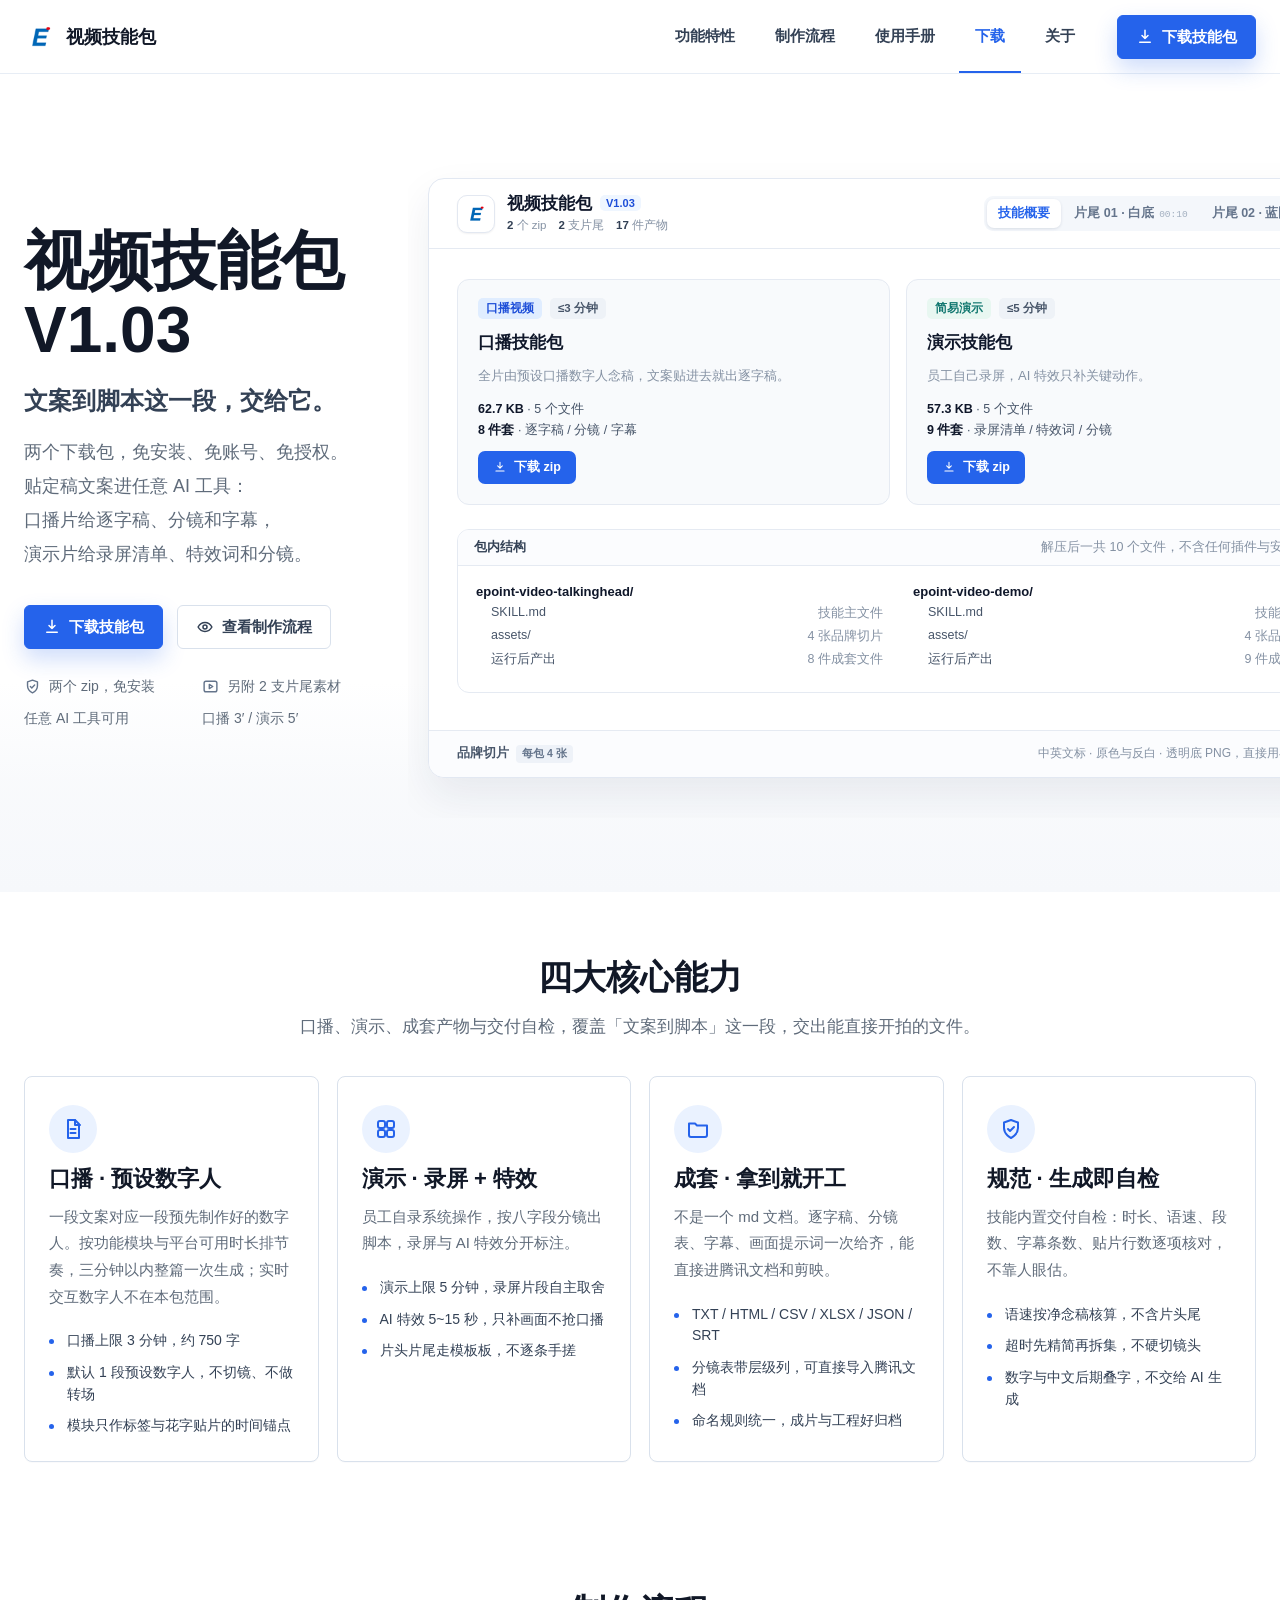
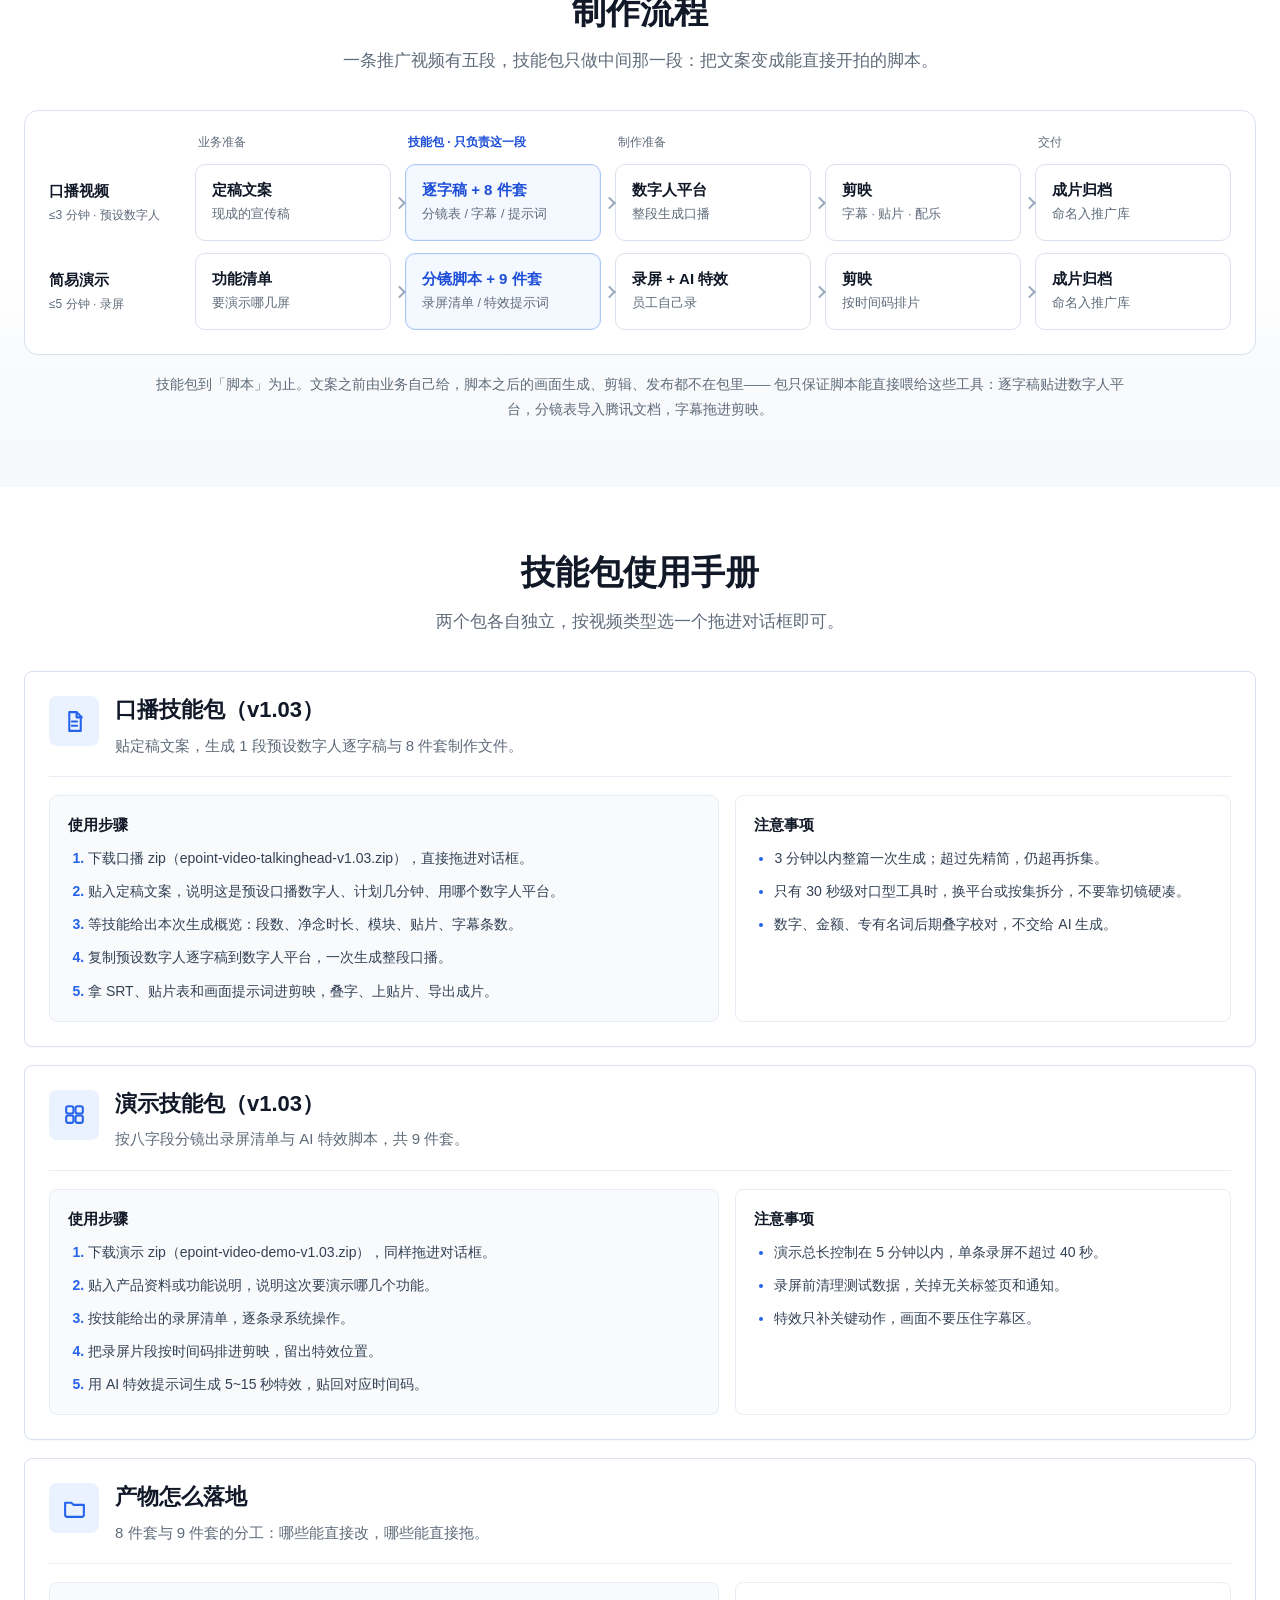
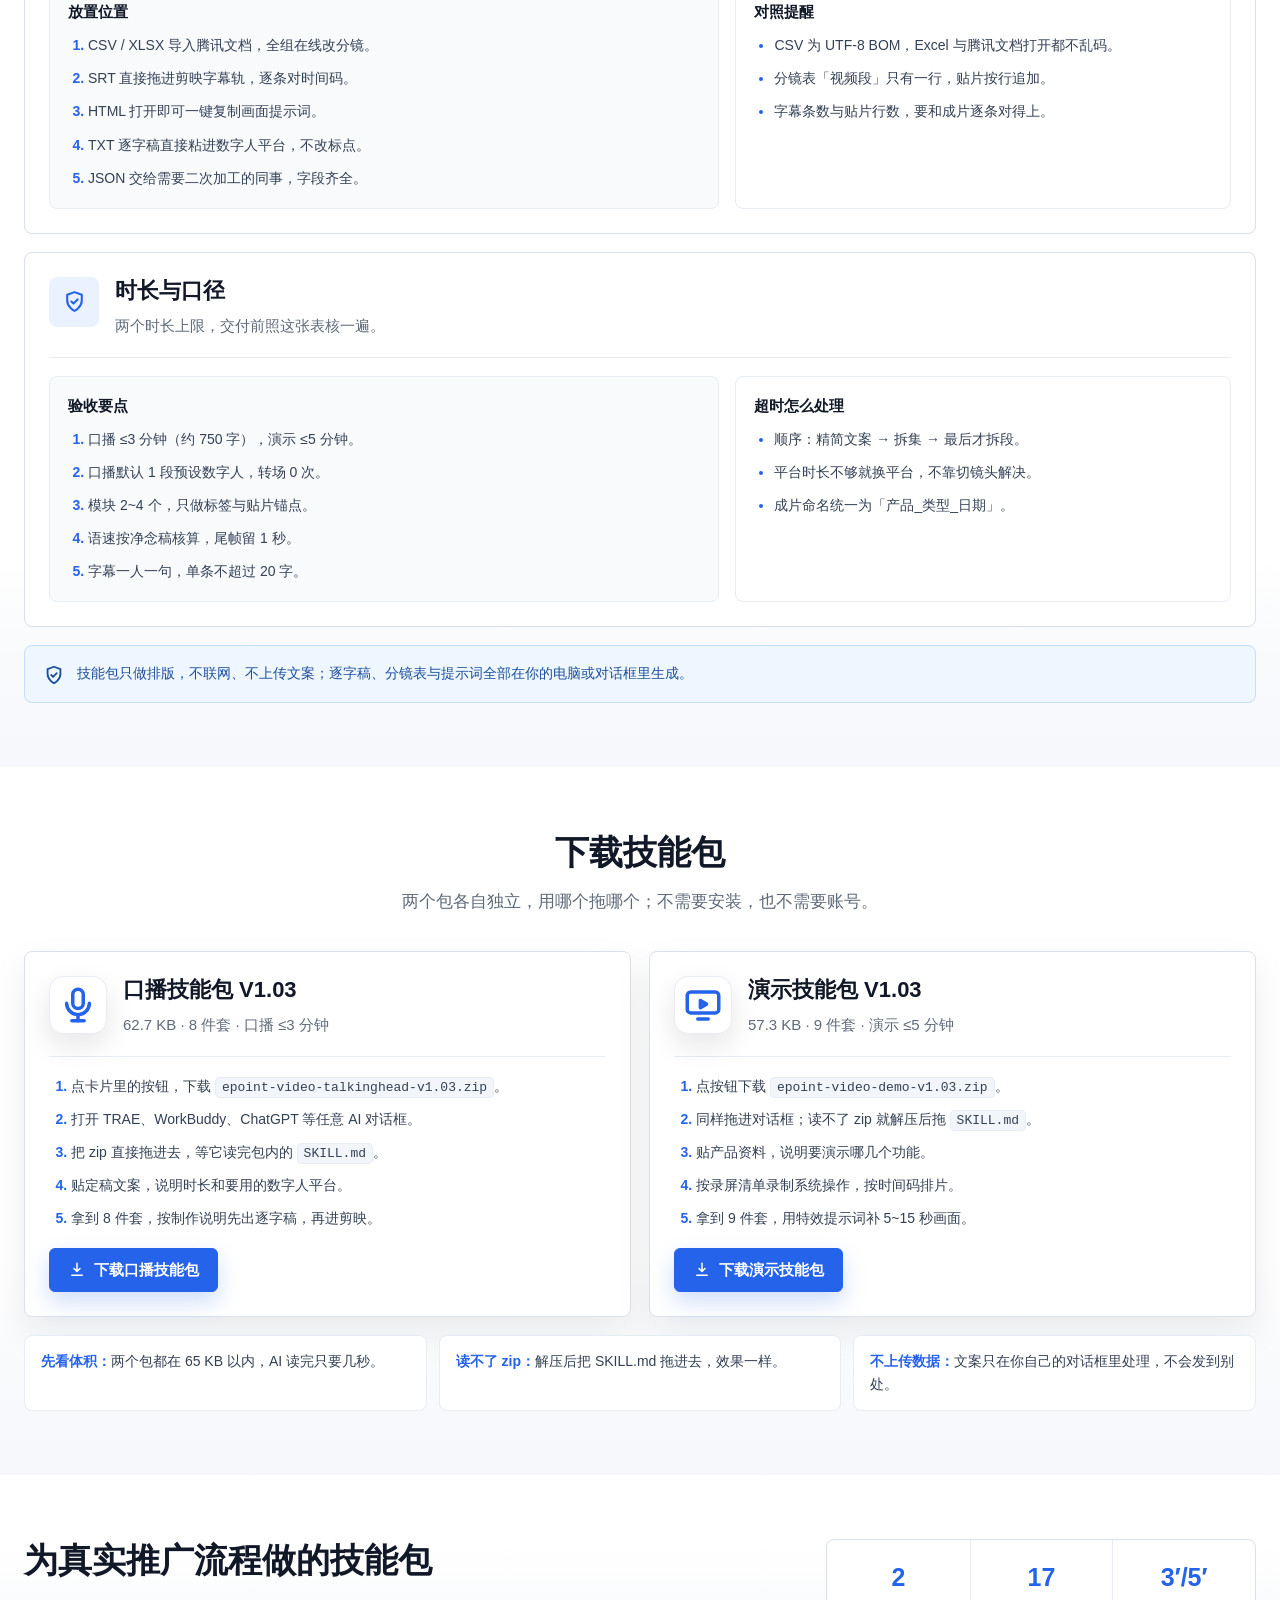
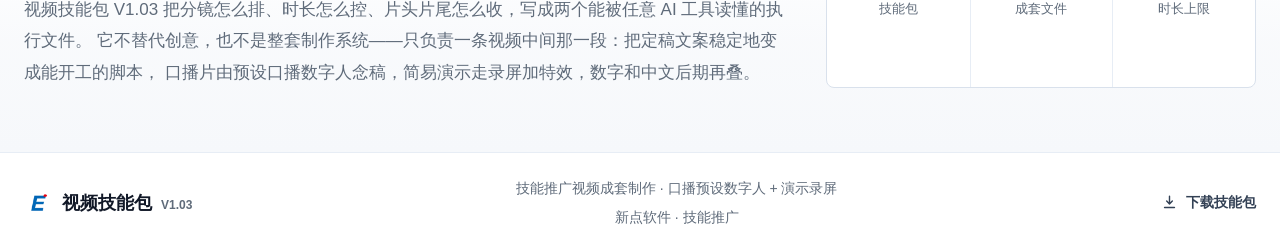
<file: index.html>
<!doctype html>
<html lang="zh-CN">
  <head>
    <meta charset="utf-8">
    <meta name="viewport" content="width=device-width, initial-scale=1">
    <title>视频技能包 V1.03 | 文案到脚本这一段</title>
    <meta
      name="description"
      content="视频技能包 V1.03 面向新点软件技能推广：负责一条视频里「文案到脚本」这一段，口播出预设口播数字人逐字稿，简易演示出录屏清单与特效提示词。"
    >
    <meta name="theme-color" content="#2563eb">
    <meta name="robots" content="noindex">
    <meta property="og:title" content="视频技能包 V1.03">
    <meta property="og:description" content="两个下载包，把定稿文案变成能直接开拍的脚本与成套文件。">
    <meta property="og:image" content="assets/icon128.png">
    <link rel="icon" href="assets/icon48.png">
    <link rel="stylesheet" href="styles.css?v=20261115-v8">
  </head>
  <body>
    <header class="site-header" data-header>
      <a class="brand" href="#top" aria-label="视频技能包首页">
        <img src="assets/icon48.png" alt="" width="32" height="32">
        <span>视频技能包</span>
      </a>
      <nav class="site-nav" aria-label="页面导航">
        <a href="#features">功能特性</a>
        <a href="#comic">制作流程</a>
        <a href="#manual">使用手册</a>
        <a href="#download">下载</a>
        <a href="#about">关于</a>
      </nav>
      <div class="header-actions">
        <a class="primary-link" href="#download">
          <svg aria-hidden="true"><use href="#icon-download"></use></svg>
          <span>下载技能包</span>
        </a>
      </div>
      <button class="menu-button" type="button" data-menu-button aria-label="打开导航">
        <svg aria-hidden="true"><use href="#icon-menu"></use></svg>
      </button>
    </header>

    <main id="top">
      <section class="hero section-band">
        <div class="hero-copy">
          <h1>视频技能包<br>V1.03</h1>
          <p class="hero-subtitle">文案到脚本这一段，交给它。</p>
          <p class="hero-text">
            两个下载包，免安装、免账号、免授权。<br>
            贴定稿文案进任意 AI 工具：<br>
            口播片给逐字稿、分镜和字幕，<br>
            演示片给录屏清单、特效词和分镜。
          </p>
          <div class="hero-actions">
            <a class="button button-primary" href="#download">
              <svg aria-hidden="true"><use href="#icon-download"></use></svg>
              <span>下载技能包</span>
            </a>
            <a class="button button-secondary" href="#comic">
              <svg aria-hidden="true"><use href="#icon-eye"></use></svg>
              <span>查看制作流程</span>
            </a>
          </div>
          <div class="trust-row" aria-label="技能包特点">
            <span>
              <svg aria-hidden="true"><use href="#icon-shield"></use></svg>
              两个 zip，免安装
            </span>
            <span>
              <svg aria-hidden="true"><use href="#icon-reel"></use></svg>
              另附 2 支片尾素材
            </span>
            <span>任意 AI 工具可用</span>
            <span>口播 3′ / 演示 5′</span>
          </div>
        </div>

        <div class="hero-visual" aria-label="技能包内容预览">
          <iframe
            class="plugin-preview-frame"
            src="skill-preview.html?v=20261115-v13"
            title="片尾与技能包预览"
            loading="eager"
          ></iframe>
        </div>
      </section>

      <section class="features" id="features">
        <div class="section-heading">
          <h2>四大核心能力</h2>
          <p>口播、演示、成套产物与交付自检，覆盖「文案到脚本」这一段，交出能直接开拍的文件。</p>
        </div>
        <div class="feature-grid">
          <article class="feature-card">
            <span class="feature-icon"><svg aria-hidden="true"><use href="#icon-file"></use></svg></span>
            <h3>口播 · 预设数字人</h3>
            <p>一段文案对应一段预先制作好的数字人。按功能模块与平台可用时长排节奏，三分钟以内整篇一次生成；实时交互数字人不在本包范围。</p>
            <ul>
              <li>口播上限 3 分钟，约 750 字</li>
              <li>默认 1 段预设数字人，不切镜、不做转场</li>
              <li>模块只作标签与花字贴片的时间锚点</li>
            </ul>
          </article>
          <article class="feature-card">
            <span class="feature-icon"><svg aria-hidden="true"><use href="#icon-layout"></use></svg></span>
            <h3>演示 · 录屏 + 特效</h3>
            <p>员工自录系统操作，按八字段分镜出脚本，录屏与 AI 特效分开标注。</p>
            <ul>
              <li>演示上限 5 分钟，录屏片段自主取舍</li>
              <li>AI 特效 5~15 秒，只补画面不抢口播</li>
              <li>片头片尾走模板板，不逐条手搓</li>
            </ul>
          </article>
          <article class="feature-card">
            <span class="feature-icon"><svg aria-hidden="true"><use href="#icon-folder"></use></svg></span>
            <h3>成套 · 拿到就开工</h3>
            <p>不是一个 md 文档。逐字稿、分镜表、字幕、画面提示词一次给齐，能直接进腾讯文档和剪映。</p>
            <ul>
              <li>TXT / HTML / CSV / XLSX / JSON / SRT</li>
              <li>分镜表带层级列，可直接导入腾讯文档</li>
              <li>命名规则统一，成片与工程好归档</li>
            </ul>
          </article>
          <article class="feature-card">
            <span class="feature-icon"><svg aria-hidden="true"><use href="#icon-shield"></use></svg></span>
            <h3>规范 · 生成即自检</h3>
            <p>技能内置交付自检：时长、语速、段数、字幕条数、贴片行数逐项核对，不靠人眼估。</p>
            <ul>
              <li>语速按净念稿核算，不含片头尾</li>
              <li>超时先精简再拆集，不硬切镜头</li>
              <li>数字与中文后期叠字，不交给 AI 生成</li>
            </ul>
          </article>
        </div>
      </section>

      <section class="comic section-band" id="comic">
        <div class="section-heading">
          <h2>制作流程</h2>
          <p>一条推广视频有五段，技能包只做中间那一段：把文案变成能直接开拍的脚本。</p>
        </div>

        <div class="flow-chart">
          <div class="flow-head" aria-hidden="true">
            <span></span>
            <span>业务准备</span>
            <span class="is-ours">技能包 · 只负责这一段</span>
            <span class="flow-head-span">制作准备</span>
            <span>交付</span>
          </div>

          <div class="flow-row">
            <div class="flow-lane"><b>口播视频</b><small>≤3 分钟 · 预设数字人</small></div>
            <div class="flow-cell"><b>定稿文案</b><small>现成的宣传稿</small></div>
            <div class="flow-cell is-ours">
              <b>逐字稿 + 8 件套</b>
              <small>分镜表 / 字幕 / 提示词</small>
            </div>
            <div class="flow-cell"><b>数字人平台</b><small>整段生成口播</small></div>
            <div class="flow-cell"><b>剪映</b><small>字幕 · 贴片 · 配乐</small></div>
            <div class="flow-cell"><b>成片归档</b><small>命名入推广库</small></div>
          </div>

          <div class="flow-row">
            <div class="flow-lane"><b>简易演示</b><small>≤5 分钟 · 录屏</small></div>
            <div class="flow-cell"><b>功能清单</b><small>要演示哪几屏</small></div>
            <div class="flow-cell is-ours">
              <b>分镜脚本 + 9 件套</b>
              <small>录屏清单 / 特效提示词</small>
            </div>
            <div class="flow-cell"><b>录屏 + AI 特效</b><small>员工自己录</small></div>
            <div class="flow-cell"><b>剪映</b><small>按时间码排片</small></div>
            <div class="flow-cell"><b>成片归档</b><small>命名入推广库</small></div>
          </div>
        </div>

        <p class="flow-note">
          技能包到「脚本」为止。文案之前由业务自己给，脚本之后的画面生成、剪辑、发布都不在包里——
          包只保证脚本能直接喂给这些工具：逐字稿贴进数字人平台，分镜表导入腾讯文档，字幕拖进剪映。
        </p>
      </section>

      <section class="manual section-band" id="manual">
        <div class="section-heading">
          <h2>技能包使用手册</h2>
          <p>两个包各自独立，按视频类型选一个拖进对话框即可。</p>
        </div>

        <div class="manual-layout">
          <article class="manual-card">
            <header>
              <span class="manual-icon"><svg aria-hidden="true"><use href="#icon-file"></use></svg></span>
              <div>
                <h3>口播技能包（v1.03）</h3>
                <p>贴定稿文案，生成 1 段预设数字人逐字稿与 8 件套制作文件。</p>
              </div>
            </header>
            <div class="manual-body">
              <div class="manual-block">
                <strong>使用步骤</strong>
                <ol>
                  <li>下载口播 zip（epoint-video-talkinghead-v1.03.zip），直接拖进对话框。</li>
                  <li>贴入定稿文案，说明这是预设口播数字人、计划几分钟、用哪个数字人平台。</li>
                  <li>等技能给出本次生成概览：段数、净念时长、模块、贴片、字幕条数。</li>
                  <li>复制预设数字人逐字稿到数字人平台，一次生成整段口播。</li>
                  <li>拿 SRT、贴片表和画面提示词进剪映，叠字、上贴片、导出成片。</li>
                </ol>
              </div>
              <div class="manual-block manual-note">
                <strong>注意事项</strong>
                <ul>
                  <li>3 分钟以内整篇一次生成；超过先精简，仍超再拆集。</li>
                  <li>只有 30 秒级对口型工具时，换平台或按集拆分，不要靠切镜硬凑。</li>
                  <li>数字、金额、专有名词后期叠字校对，不交给 AI 生成。</li>
                </ul>
              </div>
            </div>
          </article>

          <article class="manual-card">
            <header>
              <span class="manual-icon"><svg aria-hidden="true"><use href="#icon-layout"></use></svg></span>
              <div>
                <h3>演示技能包（v1.03）</h3>
                <p>按八字段分镜出录屏清单与 AI 特效脚本，共 9 件套。</p>
              </div>
            </header>
            <div class="manual-body">
              <div class="manual-block">
                <strong>使用步骤</strong>
                <ol>
                  <li>下载演示 zip（epoint-video-demo-v1.03.zip），同样拖进对话框。</li>
                  <li>贴入产品资料或功能说明，说明这次要演示哪几个功能。</li>
                  <li>按技能给出的录屏清单，逐条录系统操作。</li>
                  <li>把录屏片段按时间码排进剪映，留出特效位置。</li>
                  <li>用 AI 特效提示词生成 5~15 秒特效，贴回对应时间码。</li>
                </ol>
              </div>
              <div class="manual-block manual-note">
                <strong>注意事项</strong>
                <ul>
                  <li>演示总长控制在 5 分钟以内，单条录屏不超过 40 秒。</li>
                  <li>录屏前清理测试数据，关掉无关标签页和通知。</li>
                  <li>特效只补关键动作，画面不要压住字幕区。</li>
                </ul>
              </div>
            </div>
          </article>

          <article class="manual-card">
            <header>
              <span class="manual-icon"><svg aria-hidden="true"><use href="#icon-folder"></use></svg></span>
              <div>
                <h3>产物怎么落地</h3>
                <p>8 件套与 9 件套的分工：哪些能直接改，哪些能直接拖。</p>
              </div>
            </header>
            <div class="manual-body">
              <div class="manual-block">
                <strong>放置位置</strong>
                <ol>
                  <li>CSV / XLSX 导入腾讯文档，全组在线改分镜。</li>
                  <li>SRT 直接拖进剪映字幕轨，逐条对时间码。</li>
                  <li>HTML 打开即可一键复制画面提示词。</li>
                  <li>TXT 逐字稿直接粘进数字人平台，不改标点。</li>
                  <li>JSON 交给需要二次加工的同事，字段齐全。</li>
                </ol>
              </div>
              <div class="manual-block manual-note">
                <strong>对照提醒</strong>
                <ul>
                  <li>CSV 为 UTF-8 BOM，Excel 与腾讯文档打开都不乱码。</li>
                  <li>分镜表「视频段」只有一行，贴片按行追加。</li>
                  <li>字幕条数与贴片行数，要和成片逐条对得上。</li>
                </ul>
              </div>
            </div>
          </article>

          <article class="manual-card">
            <header>
              <span class="manual-icon"><svg aria-hidden="true"><use href="#icon-shield"></use></svg></span>
              <div>
                <h3>时长与口径</h3>
                <p>两个时长上限，交付前照这张表核一遍。</p>
              </div>
            </header>
            <div class="manual-body">
              <div class="manual-block">
                <strong>验收要点</strong>
                <ol>
                  <li>口播 ≤3 分钟（约 750 字），演示 ≤5 分钟。</li>
                  <li>口播默认 1 段预设数字人，转场 0 次。</li>
                  <li>模块 2~4 个，只做标签与贴片锚点。</li>
                  <li>语速按净念稿核算，尾帧留 1 秒。</li>
                  <li>字幕一人一句，单条不超过 20 字。</li>
                </ol>
              </div>
              <div class="manual-block manual-note">
                <strong>超时怎么处理</strong>
                <ul>
                  <li>顺序：精简文案 → 拆集 → 最后才拆段。</li>
                  <li>平台时长不够就换平台，不靠切镜头解决。</li>
                  <li>成片命名统一为「产品_类型_日期」。</li>
                </ul>
              </div>
            </div>
          </article>
        </div>

        <div class="manual-footer-note">
          <svg aria-hidden="true"><use href="#icon-shield"></use></svg>
          <p>技能包只做排版，不联网、不上传文案；逐字稿、分镜表与提示词全部在你的电脑或对话框里生成。</p>
        </div>
      </section>

      <section class="workflow section-band" id="download">
        <div class="section-heading">
          <h2>下载技能包</h2>
          <p>两个包各自独立，用哪个拖哪个；不需要安装，也不需要账号。</p>
        </div>
        <div class="install-grid">
          <article class="install-card">
            <header class="install-head">
              <span class="browser-logo" aria-hidden="true">
                <svg width="44" height="44" viewBox="0 0 24 24" style="color:#2563eb">
                  <path d="M12 3a3 3 0 0 1 3 3v5a3 3 0 0 1-6 0V6a3 3 0 0 1 3-3Z"></path>
                  <path d="M5.5 11a6.5 6.5 0 0 0 13 0"></path>
                  <path d="M12 17.5V21"></path>
                  <path d="M8.5 21h7"></path>
                </svg>
              </span>
              <div>
                <h3>口播技能包 V1.03</h3>
                <p>62.7 KB · 8 件套 · 口播 ≤3 分钟</p>
              </div>
            </header>
            <ol>
              <li>点卡片里的按钮，下载 <code>epoint-video-talkinghead-v1.03.zip</code>。</li>
              <li>打开 TRAE、WorkBuddy、ChatGPT 等任意 AI 对话框。</li>
              <li>把 zip 直接拖进去，等它读完包内的 <code>SKILL.md</code>。</li>
              <li>贴定稿文案，说明时长和要用的数字人平台。</li>
              <li>拿到 8 件套，按制作说明先出逐字稿，再进剪映。</li>
            </ol>
            <a class="button button-primary" href="downloads/epoint-video-talkinghead-v1.03.zip" download style="margin-top:18px">
              <svg aria-hidden="true"><use href="#icon-download"></use></svg>
              <span>下载口播技能包</span>
            </a>
          </article>

          <article class="install-card">
            <header class="install-head">
              <span class="browser-logo" aria-hidden="true">
                <svg width="44" height="44" viewBox="0 0 24 24" style="color:#2563eb">
                  <rect x="3" y="4.5" width="18" height="12" rx="2"></rect>
                  <path d="M9 20h6"></path>
                  <path d="M10.5 9.5v4l3.5-2z"></path>
                </svg>
              </span>
              <div>
                <h3>演示技能包 V1.03</h3>
                <p>57.3 KB · 9 件套 · 演示 ≤5 分钟</p>
              </div>
            </header>
            <ol>
              <li>点按钮下载 <code>epoint-video-demo-v1.03.zip</code>。</li>
              <li>同样拖进对话框；读不了 zip 就解压后拖 <code>SKILL.md</code>。</li>
              <li>贴产品资料，说明要演示哪几个功能。</li>
              <li>按录屏清单录制系统操作，按时间码排片。</li>
              <li>拿到 9 件套，用特效提示词补 5~15 秒画面。</li>
            </ol>
            <a class="button button-primary" href="downloads/epoint-video-demo-v1.03.zip" download style="margin-top:18px">
              <svg aria-hidden="true"><use href="#icon-download"></use></svg>
              <span>下载演示技能包</span>
            </a>
          </article>
        </div>

        <div class="install-tips" aria-label="下载提示">
          <span><b>先看体积：</b>两个包都在 65 KB 以内，AI 读完只要几秒。</span>
          <span><b>读不了 zip：</b>解压后把 SKILL.md 拖进去，效果一样。</span>
          <span><b>不上传数据：</b>文案只在你自己的对话框里处理，不会发到别处。</span>
        </div>
      </section>

      <section class="about section-band" id="about">
        <div class="about-layout">
          <div>
            <h2>为真实推广流程做的技能包</h2>
            <p>
              视频技能包 V1.03 把分镜怎么排、时长怎么控、片头片尾怎么收，写成两个能被任意 AI 工具读懂的执行文件。
              它不替代创意，也不是整套制作系统——只负责一条视频中间那一段：把定稿文案稳定地变成能开工的脚本，
              口播片由预设口播数字人念稿，简易演示走录屏加特效，数字和中文后期再叠。
            </p>
          </div>
          <div class="about-facts">
            <span><b>2</b><small>技能包</small></span>
            <span><b>17</b><small>成套文件</small></span>
            <span><b>3′/5′</b><small>时长上限</small></span>
          </div>
        </div>
      </section>
    </main>

    <footer class="site-footer">
      <a class="brand" href="#top" aria-label="返回顶部">
        <img src="assets/icon48.png" alt="" width="28" height="28">
        <span>视频技能包 <small>V1.03</small></span>
      </a>
      <div class="footer-info">
        <p>技能推广视频成套制作 · 口播预设数字人 + 演示录屏</p>
        <p class="footer-author">新点软件 · 技能推广</p>
      </div>
      <a class="footer-download" href="#download">
        <svg aria-hidden="true"><use href="#icon-download"></use></svg>
        下载技能包
      </a>
    </footer>

    <div class="toast" data-toast role="status" aria-live="polite"></div>

    <svg class="icon-sprite" aria-hidden="true" xmlns="http://www.w3.org/2000/svg">
      <symbol id="icon-github" viewBox="0 0 24 24">
        <path d="M12 2.6a9.5 9.5 0 0 0-3 18.5c.5.1.7-.2.7-.5v-1.9c-2.8.6-3.4-1.2-3.4-1.2-.5-1.1-1.1-1.4-1.1-1.4-.9-.6.1-.6.1-.6 1 0 1.6 1.1 1.6 1.1.9 1.5 2.4 1.1 2.9.8.1-.7.4-1.1.7-1.3-2.2-.3-4.6-1.1-4.6-4.8 0-1.1.4-1.9 1-2.6-.1-.3-.4-1.3.1-2.6 0 0 .9-.3 2.8 1a9.7 9.7 0 0 1 5.1 0c1.9-1.3 2.8-1 2.8-1 .5 1.3.2 2.3.1 2.6.7.7 1 1.5 1 2.6 0 3.7-2.3 4.5-4.6 4.8.4.3.7 1 .7 2v2.5c0 .3.2.6.7.5A9.5 9.5 0 0 0 12 2.6Z"/>
      </symbol>
      <symbol id="icon-share" viewBox="0 0 24 24">
        <path d="M8.5 12.9 15.4 17M15.4 7 8.5 11.1"/>
        <circle cx="6" cy="12" r="2.5"/>
        <circle cx="17.5" cy="6" r="2.5"/>
        <circle cx="17.5" cy="18" r="2.5"/>
      </symbol>
      <symbol id="icon-menu" viewBox="0 0 24 24">
        <path d="M4 7h16M4 12h16M4 17h16"/>
      </symbol>
      <symbol id="icon-minus" viewBox="0 0 24 24">
        <path d="M5 12h14"/>
      </symbol>
      <symbol id="icon-plus" viewBox="0 0 24 24">
        <path d="M12 5v14M5 12h14"/>
      </symbol>
      <symbol id="icon-download" viewBox="0 0 24 24">
        <path d="M12 3v11m0 0 4-4m-4 4-4-4M5 19h14"/>
      </symbol>
      <symbol id="icon-eye" viewBox="0 0 24 24">
        <path d="M2.8 12s3.3-6 9.2-6 9.2 6 9.2 6-3.3 6-9.2 6-9.2-6-9.2-6Z"/>
        <circle cx="12" cy="12" r="2.7"/>
      </symbol>
      <symbol id="icon-reel" viewBox="0 0 24 24">
        <rect x="3" y="4.6" width="18" height="14.8" rx="2.6"/>
        <path d="M10.3 9.1 15.2 12l-4.9 2.9z"/>
      </symbol>
      <symbol id="icon-shield" viewBox="0 0 24 24">
        <path d="M12 21s7-3.4 7-10V5.5L12 3 5 5.5V11c0 6.6 7 10 7 10Z"/>
        <path d="m9 12 2 2 4-4"/>
      </symbol>
      <symbol id="icon-star" viewBox="0 0 24 24">
        <path d="m12 3 2.8 5.7 6.2.9-4.5 4.4 1.1 6.2L12 17.3l-5.6 2.9 1.1-6.2L3 9.6l6.2-.9L12 3Z"/>
      </symbol>
      <symbol id="icon-pin" viewBox="0 0 24 24">
        <path d="M8 4h8l-1.2 5.2 3.2 3.2v1.4H6v-1.4l3.2-3.2L8 4Zm4 10v6"/>
      </symbol>
      <symbol id="icon-settings" viewBox="0 0 24 24">
        <path d="M12 8.5a3.5 3.5 0 1 1 0 7 3.5 3.5 0 0 1 0-7Z"/>
        <path d="M19.4 15a8 8 0 0 0 .1-1.1l2-1.5-2-3.4-2.4 1a7.2 7.2 0 0 0-1.8-1L15 6.5h-4L10.6 9a7.2 7.2 0 0 0-1.8 1l-2.4-1-2 3.4 2 1.5a8 8 0 0 0 .1 1.1l-2 1.5 2 3.4 2.4-1a7.2 7.2 0 0 0 1.8 1l.4 2.5h4l.4-2.5a7.2 7.2 0 0 0 1.8-1l2.4 1 2-3.4-2.3-1.5Z"/>
      </symbol>
      <symbol id="icon-x" viewBox="0 0 24 24">
        <path d="m6 6 12 12M18 6 6 18"/>
      </symbol>
      <symbol id="icon-clock" viewBox="0 0 24 24">
        <circle cx="12" cy="12" r="8.5"/>
        <path d="M12 7.5V12l3.2 1.9"/>
      </symbol>
      <symbol id="icon-file" viewBox="0 0 24 24">
        <path d="M7 3h7l4 4v14H7V3Z"/>
        <path d="M14 3v5h5M9.5 12h5M9.5 16h5"/>
      </symbol>
      <symbol id="icon-calculator" viewBox="0 0 24 24">
        <rect x="6" y="3.5" width="12" height="17" rx="2"/>
        <path d="M9 7h6M9 11h.1M12 11h.1M15 11h.1M9 15h.1M12 15h.1M15 15h.1"/>
      </symbol>
      <symbol id="icon-wallet" viewBox="0 0 24 24">
        <path d="M5 7h13a2 2 0 0 1 2 2v9a2 2 0 0 1-2 2H5a3 3 0 0 1-3-3V7a3 3 0 0 1 3-3h12v3"/>
        <path d="M16 13h4M12 10v7M9 10h6M9.5 13.5h5"/>
      </symbol>
      <symbol id="icon-refresh" viewBox="0 0 24 24">
        <path d="M20 6v5h-5M4 18v-5h5"/>
        <path d="M18.2 9A7 7 0 0 0 6.6 6.6L4 9m16 6-2.6 2.4A7 7 0 0 1 5.8 15"/>
      </symbol>
      <symbol id="icon-folder" viewBox="0 0 24 24">
        <path d="M3 6.5h6l2 2H21v9.5a2 2 0 0 1-2 2H5a2 2 0 0 1-2-2V6.5Z"/>
      </symbol>
      <symbol id="icon-save" viewBox="0 0 24 24">
        <path d="M5 4h12l2 2v14H5V4Z"/>
        <path d="M8 4v6h8V4M8 20v-6h8v6"/>
      </symbol>
      <symbol id="icon-layout" viewBox="0 0 24 24">
        <rect x="4" y="4" width="7" height="7" rx="2"/>
        <rect x="13" y="4" width="7" height="7" rx="2"/>
        <rect x="4" y="13" width="7" height="7" rx="2"/>
        <rect x="13" y="13" width="7" height="7" rx="2"/>
      </symbol>
      <symbol id="icon-upload" viewBox="0 0 24 24">
        <path d="M12 16V5m0 0-4 4m4-4 4 4M5 20h14"/>
      </symbol>
      <symbol id="icon-check" viewBox="0 0 24 24">
        <path d="m5 12 4.2 4.2L19 6.8"/>
      </symbol>
      <symbol id="icon-copy" viewBox="0 0 24 24">
        <rect x="8" y="8" width="11" height="12" rx="2"/>
        <path d="M5 16H4a2 2 0 0 1-2-2V5a2 2 0 0 1 2-2h9a2 2 0 0 1 2 2v1"/>
      </symbol>
    </svg>

    <script src="app.js?v=20261115-v6" defer></script>
  </body>
</html>
</file>
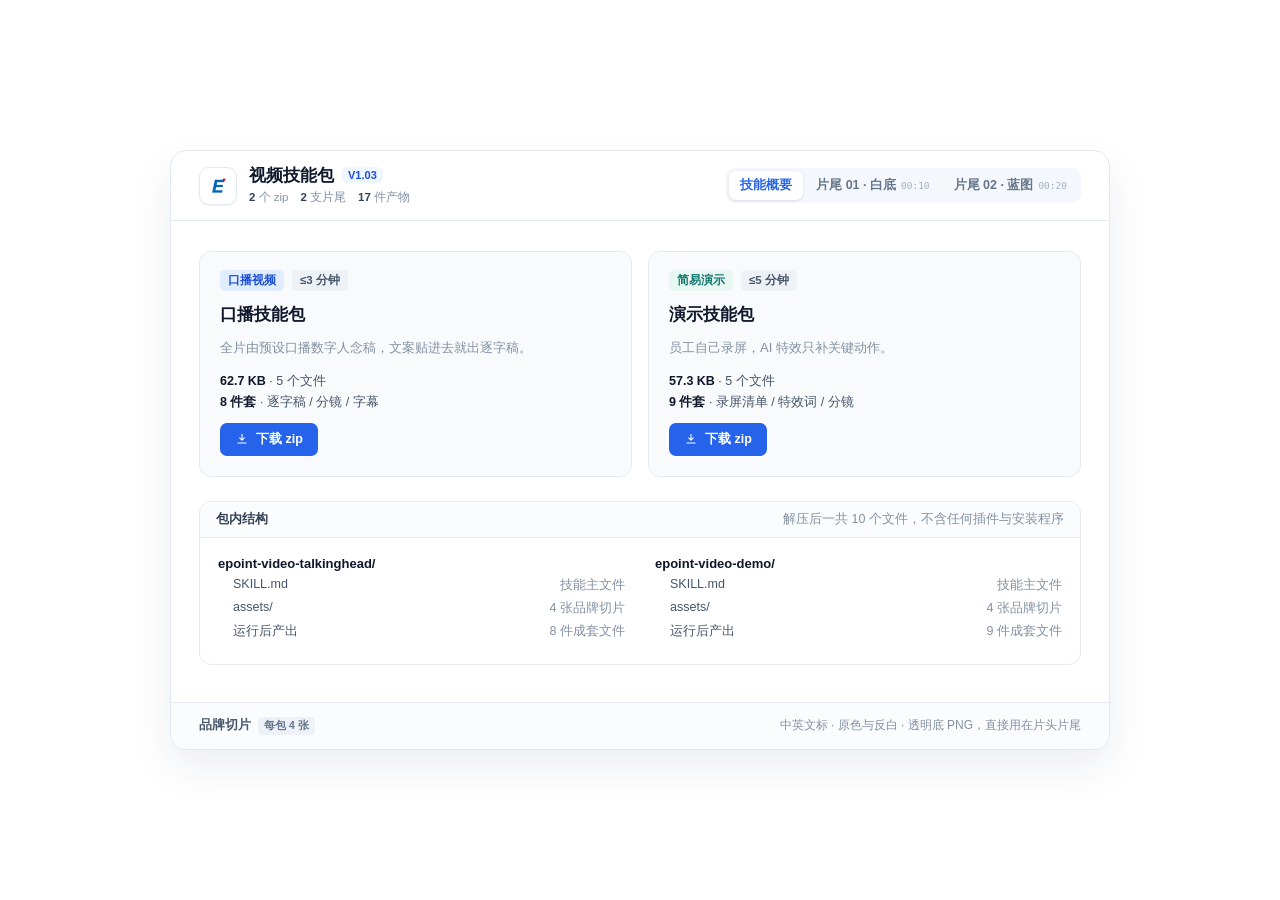
<file: skill-preview.html>
<!doctype html>
<html lang="zh-CN">
  <head>
    <meta charset="utf-8">
    <meta name="viewport" content="width=device-width, initial-scale=1">
    <title>视频技能包内容预览</title>
    <style>
      :root {
        --ink: #0f172a;
        --body: #475569;
        --muted: #8491a3;
        --line: #e5eaf2;
        --soft: #f8fafc;
        --blue: #2563eb;
        --mono: ui-monospace, SFMono-Regular, Menlo, Consolas, monospace;
      }

      * {
        box-sizing: border-box;
      }

      html,
      body {
        height: 100%;
        margin: 0;
        overflow: hidden;
      }

      body {
        background: transparent;
        display: grid;
        font-family: -apple-system, BlinkMacSystemFont, "Segoe UI", Roboto, "Microsoft YaHei", sans-serif;
        min-height: 680px;
        min-width: 980px;
        place-items: center;
      }

      .pack-card {
        background: #ffffff;
        border: 1px solid #e2e8f2;
        border-radius: 16px;
        box-shadow: 0 18px 40px rgba(24, 39, 75, 0.08);
        overflow: hidden;
        width: 940px;
      }

      /* ---------- 卡头 ---------- */
      .pack-head {
        align-items: center;
        border-bottom: 1px solid var(--line);
        display: flex;
        gap: 16px;
        justify-content: space-between;
        padding: 14px 28px;
      }

      .pack-brand {
        align-items: center;
        display: flex;
        gap: 12px;
        min-width: 0;
      }

      .pack-mark {
        align-items: center;
        background: #ffffff;
        border: 1px solid #e3e8f1;
        border-radius: 10px;
        box-shadow: 0 1px 2px rgba(16, 24, 40, 0.06);
        display: grid;
        flex: 0 0 auto;
        height: 38px;
        place-items: center;
        width: 38px;
      }

      .pack-mark img {
        display: block;
        height: 24px;
        width: 24px;
      }

      .pack-name {
        color: var(--ink);
        display: block;
        font-size: 17px;
        font-weight: 800;
        line-height: 1.25;
      }

      .pack-ver {
        background: #eff6ff;
        border-radius: 5px;
        color: #1d4ed8;
        font-size: 11px;
        font-style: normal;
        font-weight: 700;
        margin-left: 8px;
        padding: 2px 6px;
        vertical-align: 2px;
      }

      .pack-meta {
        color: var(--muted);
        display: flex;
        font-size: 11.5px;
        gap: 12px;
        line-height: 1.45;
        margin-top: 3px;
      }

      .pack-meta b {
        color: #334155;
        font-weight: 700;
      }

      /* ---------- 切换标签 ---------- */
      .tabs {
        background: #f4f7fb;
        border-radius: 9px;
        display: flex;
        flex: 0 0 auto;
        gap: 2px;
        padding: 3px;
      }

      .tab {
        align-items: baseline;
        background: transparent;
        border: 0;
        border-radius: 7px;
        color: #64748b;
        cursor: pointer;
        display: flex;
        font-family: inherit;
        font-size: 12.5px;
        font-weight: 700;
        gap: 5px;
        padding: 6px 11px;
        transition: background 0.18s ease, color 0.18s ease, box-shadow 0.18s ease;
        white-space: nowrap;
      }

      .tab em {
        color: #a3b0c0;
        font-family: var(--mono);
        font-size: 9.5px;
        font-style: normal;
        font-weight: 500;
      }

      .tab:hover {
        color: #334155;
      }

      .tab.is-active {
        background: #ffffff;
        box-shadow: 0 1px 3px rgba(24, 39, 75, 0.12);
        color: var(--blue);
      }

      .tab.is-active em {
        color: #7ba3ea;
      }

      /* ---------- 面板堆叠（高度取最高一屏，切换不跳动） ---------- */
      .panels {
        display: grid;
      }

      .panel {
        grid-area: 1 / 1;
        min-width: 0;
      }

      .panel:not(.is-active) {
        pointer-events: none;
        visibility: hidden;
      }

      /* 包内容这一屏：底部品牌条压到卡片下沿，避免下方留白 */
      .panel-pack {
        display: flex;
        flex-direction: column;
      }

      .pack-pair {
        display: grid;
        gap: 16px;
        grid-template-columns: repeat(2, minmax(0, 1fr));
        padding: 30px 28px 0;
      }

      .pack-item {
        background: var(--soft);
        border: 1px solid var(--line);
        border-radius: 12px;
        display: flex;
        flex-direction: column;
        gap: 12px;
        padding: 18px 20px 20px;
      }

      .pack-item-top {
        align-items: center;
        display: flex;
        gap: 8px;
      }

      .pack-badge {
        background: #eef2f7;
        border-radius: 5px;
        color: #475569;
        font-size: 11.5px;
        font-weight: 700;
        padding: 3px 8px;
      }

      .is-th {
        background: #e0edff;
        color: #1d4ed8;
      }

      .is-demo {
        background: #e8f7f1;
        color: #0f766e;
      }

      .pack-item h4 {
        color: var(--ink);
        font-size: 17px;
        font-weight: 800;
        margin: 0;
      }

      .pack-item p {
        color: var(--muted);
        font-size: 13px;
        line-height: 1.6;
        margin: 0;
      }

      .pack-facts {
        display: grid;
        gap: 4px;
        list-style: none;
        margin: 2px 0 0;
        padding: 0;
      }

      .pack-facts li {
        color: var(--body);
        font-size: 12.5px;
      }

      .pack-facts b {
        color: var(--ink);
        font-weight: 700;
      }

      .pack-dl {
        align-items: center;
        align-self: flex-start;
        background: var(--blue);
        border-radius: 7px;
        color: #ffffff;
        display: inline-flex;
        font-size: 12.5px;
        font-weight: 700;
        gap: 7px;
        margin-top: auto;
        padding: 8px 15px;
        text-decoration: none;
      }

      .pack-dl:hover {
        background: #1d4ed8;
      }

      .pack-dl svg {
        fill: none;
        height: 14px;
        stroke: currentColor;
        stroke-linecap: round;
        stroke-linejoin: round;
        stroke-width: 1.8;
        width: 14px;
      }

      .pack-struct {
        border: 1px solid var(--line);
        border-radius: 12px;
        margin: 24px 28px 0;
        overflow: hidden;
      }

      .pack-struct-head {
        align-items: center;
        background: #fbfcfe;
        border-bottom: 1px solid var(--line);
        color: #334155;
        display: flex;
        font-size: 12.5px;
        font-weight: 700;
        justify-content: space-between;
        padding: 9px 16px;
      }

      .pack-struct-head span {
        color: var(--muted);
        font-weight: 400;
      }

      .pack-tree {
        display: grid;
        gap: 6px 30px;
        grid-template-columns: repeat(2, minmax(0, 1fr));
        padding: 18px 18px 24px;
      }

      .tree-dir {
        color: var(--ink);
        font-size: 13px;
        font-weight: 700;
      }

      .tree-file {
        color: var(--muted);
        display: flex;
        font-size: 12.5px;
        justify-content: space-between;
        padding-left: 15px;
      }

      .tree-file b {
        color: var(--body);
        font-weight: 500;
      }

      .pack-foot {
        align-items: center;
        background: #fbfcfe;
        border-top: 1px solid var(--line);
        display: flex;
        justify-content: space-between;
        margin-top: auto;
        padding: 14px 28px;
      }

      .pack-foot-key {
        align-items: center;
        color: var(--body);
        display: inline-flex;
        flex: 0 0 auto;
        font-size: 12.5px;
        font-weight: 700;
        gap: 7px;
      }

      .pack-foot-key i {
        background: #eef2f8;
        border-radius: 4px;
        color: #64748b;
        font-size: 10.5px;
        font-style: normal;
        font-weight: 600;
        padding: 2px 6px;
      }

      .pack-foot small {
        color: var(--muted);
        font-size: 12px;
      }

      /* ---------- 片尾播放 ---------- */
      .panel-video {
        display: grid;
        padding: 0;
      }

      /* 扁平播放器：无边框、无阴影、无圆角，画面直接与卡片融合 */
      .reel {
        background: #f4f6fa;
        height: 100%;
        overflow: hidden;
        position: relative;
        width: 100%;
      }

      .reel video {
        display: block;
        height: 100%;
        object-fit: cover;
        width: 100%;
      }

      .reel-toggle {
        background: rgba(15, 23, 42, 0.55);
        border: 0;
        border-radius: 50%;
        cursor: pointer;
        display: none;
        height: 62px;
        left: 50%;
        margin: -31px 0 0 -31px;
        place-items: center;
        position: absolute;
        top: 50%;
        width: 62px;
      }

      .reel.is-paused .reel-toggle {
        display: grid;
      }

      .reel-toggle svg {
        fill: #ffffff;
        height: 19px;
        margin-left: 3px;
        width: 19px;
      }

      .reel-bar {
        align-items: center;
        bottom: 12px;
        display: flex;
        gap: 10px;
        justify-content: space-between;
        left: 12px;
        pointer-events: none;
        position: absolute;
        right: 12px;
      }

      .reel-tag,
      .reel-dl,
      .reel-sound {
        -webkit-backdrop-filter: blur(6px);
        backdrop-filter: blur(6px);
        background: rgba(15, 23, 42, 0.55);
        border: 1px solid rgba(255, 255, 255, 0.16);
        border-radius: 18px;
        color: #ffffff;
        font-size: 11px;
        padding: 5px 12px;
        pointer-events: auto;
      }

      .reel-tag b {
        font-weight: 700;
      }

      .reel-tag span {
        color: rgba(255, 255, 255, 0.72);
        margin-left: 6px;
      }

      .reel-dl {
        align-items: center;
        display: inline-flex;
        flex: 0 0 auto;
        font-weight: 600;
        gap: 5px;
        margin-left: auto;
        text-decoration: none;
      }

      .reel-dl:hover,
      .reel-sound:hover {
        background: rgba(15, 23, 42, 0.8);
      }

      .reel-dl svg {
        fill: none;
        height: 12px;
        stroke: currentColor;
        stroke-linecap: round;
        stroke-linejoin: round;
        stroke-width: 2;
        width: 12px;
      }

      .reel-sound {
        cursor: pointer;
        display: none;
        font-family: inherit;
        font-weight: 600;
      }

      .reel.is-muted .reel-sound {
        display: inline-flex;
      }
    </style>
  </head>
  <body>
    <div class="pack-card">
      <div class="pack-head">
        <div class="pack-brand">
          <span class="pack-mark"><img src="assets/icon48.png" alt=""></span>
          <div>
            <span class="pack-name">视频技能包<em class="pack-ver">V1.03</em></span>
            <div class="pack-meta">
              <span><b>2</b> 个 zip</span>
              <span><b>2</b> 支片尾</span>
              <span><b>17</b> 件产物</span>
            </div>
          </div>
        </div>

        <div class="tabs" role="tablist" aria-label="预览切换">
          <button class="tab is-active" type="button" role="tab" aria-selected="true" data-tab="pack">技能概要</button>
          <button class="tab" type="button" role="tab" aria-selected="false" data-tab="a">片尾 01 · 白底<em>00:10</em></button>
          <button class="tab" type="button" role="tab" aria-selected="false" data-tab="b">片尾 02 · 蓝图<em>00:20</em></button>
        </div>
      </div>

      <div class="panels">
        <!-- ① 包内容 -->
        <div class="panel panel-pack is-active" data-panel="pack">
          <div class="pack-pair">
            <article class="pack-item">
              <div class="pack-item-top">
                <span class="pack-badge is-th">口播视频</span>
                <span class="pack-badge">≤3 分钟</span>
              </div>
              <h4>口播技能包</h4>
              <p>全片由预设口播数字人念稿，文案贴进去就出逐字稿。</p>
              <ul class="pack-facts">
                <li><b>62.7 KB</b> · 5 个文件</li>
                <li><b>8 件套</b> · 逐字稿 / 分镜 / 字幕</li>
              </ul>
              <a class="pack-dl" href="downloads/epoint-video-talkinghead-v1.03.zip" download>
                <svg viewBox="0 0 24 24" aria-hidden="true"><path d="M12 4v10m0 0 4-4m-4 4-4-4M5 19h14"></path></svg>
                <span>下载 zip</span>
              </a>
            </article>

            <article class="pack-item">
              <div class="pack-item-top">
                <span class="pack-badge is-demo">简易演示</span>
                <span class="pack-badge">≤5 分钟</span>
              </div>
              <h4>演示技能包</h4>
              <p>员工自己录屏，AI 特效只补关键动作。</p>
              <ul class="pack-facts">
                <li><b>57.3 KB</b> · 5 个文件</li>
                <li><b>9 件套</b> · 录屏清单 / 特效词 / 分镜</li>
              </ul>
              <a class="pack-dl" href="downloads/epoint-video-demo-v1.03.zip" download>
                <svg viewBox="0 0 24 24" aria-hidden="true"><path d="M12 4v10m0 0 4-4m-4 4-4-4M5 19h14"></path></svg>
                <span>下载 zip</span>
              </a>
            </article>
          </div>

          <div class="pack-struct">
            <div class="pack-struct-head">包内结构 <span>解压后一共 10 个文件，不含任何插件与安装程序</span></div>
            <div class="pack-tree">
              <div class="tree-dir">epoint-video-talkinghead/</div>
              <div class="tree-dir">epoint-video-demo/</div>
              <div class="tree-file"><b>SKILL.md</b><span>技能主文件</span></div>
              <div class="tree-file"><b>SKILL.md</b><span>技能主文件</span></div>
              <div class="tree-file"><b>assets/</b><span>4 张品牌切片</span></div>
              <div class="tree-file"><b>assets/</b><span>4 张品牌切片</span></div>
              <div class="tree-file"><b>运行后产出</b><span>8 件成套文件</span></div>
              <div class="tree-file"><b>运行后产出</b><span>9 件成套文件</span></div>
            </div>
          </div>

          <div class="pack-foot">
            <span class="pack-foot-key">品牌切片 <i>每包 4 张</i></span>
            <small>中英文标 · 原色与反白 · 透明底 PNG，直接用在片头片尾</small>
          </div>
        </div>

        <!-- ② 片尾 01 · 白底 -->
        <div class="panel panel-video" data-panel="a">
          <div class="reel" data-reel="a">
            <video
              data-video="a"
              data-preview="outro-a-960.mp4"
              data-poster="assets/preview/outro-a.jpg"
              src="assets/preview/outro-a-960.mp4?v=3"
              poster="assets/preview/outro-a.jpg"
              preload="metadata"
              playsinline
              loop
            ></video>
            <button class="reel-toggle" type="button" data-toggle="a" aria-label="播放或暂停">
              <svg viewBox="0 0 24 24" aria-hidden="true"><path d="M8 5.2 19 12 8 18.8z"></path></svg>
            </button>
            <div class="reel-bar">
              <span class="reel-tag"><b>片尾 01 · 白底</b><span>9.9 秒 · 1920×1080 · 含音轨</span></span>
              <button class="reel-sound" type="button" data-sound="a">开启声音</button>
              <a class="reel-dl" href="downloads/epoint-outro-01-white-1080p.mp4" download>
                <svg viewBox="0 0 24 24" aria-hidden="true"><path d="M12 4v10m0 0 4-4m-4 4-4-4M5 19h14"></path></svg>
                下载 1080p 原片
              </a>
            </div>
          </div>
        </div>

        <!-- ③ 片尾 02 · 蓝图 -->
        <div class="panel panel-video" data-panel="b">
          <div class="reel" data-reel="b">
            <video
              data-video="b"
              data-preview="outro-b-960.mp4"
              data-poster="assets/preview/outro-b.jpg"
              src="assets/preview/outro-b-960.mp4?v=3"
              poster="assets/preview/outro-b.jpg"
              preload="metadata"
              playsinline
              loop
            ></video>
            <button class="reel-toggle" type="button" data-toggle="b" aria-label="播放或暂停">
              <svg viewBox="0 0 24 24" aria-hidden="true"><path d="M8 5.2 19 12 8 18.8z"></path></svg>
            </button>
            <div class="reel-bar">
              <span class="reel-tag"><b>片尾 02 · 蓝图</b><span>20.0 秒 · 1920×1080 · 含音轨</span></span>
              <button class="reel-sound" type="button" data-sound="b">开启声音</button>
              <a class="reel-dl" href="downloads/epoint-outro-02-blueprint-1080p.mp4" download>
                <svg viewBox="0 0 24 24" aria-hidden="true"><path d="M12 4v10m0 0 4-4m-4 4-4-4M5 19h14"></path></svg>
                下载 1080p 原片
              </a>
            </div>
          </div>
        </div>
      </div>
    </div>

    <script>
      (function () {
        var tabs = Array.prototype.slice.call(document.querySelectorAll('[data-tab]'));
        var panels = Array.prototype.slice.call(document.querySelectorAll('[data-panel]'));
        var reels = Array.prototype.slice.call(document.querySelectorAll('[data-reel]'));
        if (!tabs.length || !panels.length) return;

        // ---- 预览片改走公共 CDN -------------------------------------------------
        // github.io 在国内只有 ~17KB/s，1.4MB 的片子边下边播必然卡；jsDelivr 同文件 ~300KB/s。
        // 内网域名、localhost、file: 打开时直接用同目录文件，不绕公网。
        // 以后换预览片：把下面这行的 commit 换成新提交的 sha，否则 CDN 取到的还是旧文件。
        var CDN_DIR = 'https://cdn.jsdelivr.net/gh/zchenmaker/Epoint-video-guide@e5cc7a6/assets/preview/';
        // 只有从 *.github.io 打开时才走 CDN；内网域名、localhost、file: 一律用同目录文件
        var privateHost = !/(^|\.)github\.io$/.test(location.hostname);
        var previewVideos = Array.prototype.slice.call(document.querySelectorAll('video[data-preview]'));

        previewVideos.forEach(function (video) {
          if (privateHost) {
            // file: 协议下带 ?v= 会 404，去掉查询串再加载
            if (location.protocol === 'file:') {
              video.setAttribute('src', (video.getAttribute('src') || '').split('?')[0]);
              video.load();
            }
            return;
          }
          var name = video.getAttribute('data-preview');
          var posterPath = video.getAttribute('data-poster');
          var localSrc = video.getAttribute('src');

          function useLocal() {
            if (video.getAttribute('data-fallback')) return;
            video.setAttribute('data-fallback', '1');
            video.setAttribute('src', localSrc);
            if (posterPath) video.setAttribute('poster', posterPath);
            video.load();
          }

          // CDN 完全没回数据（被墙 / DNS 污染）才退回本地；只是慢就继续等，本地只会更慢
          var timer = setTimeout(function () {
            if (video.readyState === 0) useLocal();
          }, 5000);

          video.addEventListener('error', useLocal);
          video.addEventListener('loadeddata', function () { clearTimeout(timer); });

          video.setAttribute('src', CDN_DIR + name);
          if (posterPath) video.setAttribute('poster', CDN_DIR + posterPath.split('/').pop());
          video.load();
        });

        // 首屏稳定后再预热（两支共 1.9MB，CDN 下约 6 秒），切到片尾标签即播
        setTimeout(function () {
          previewVideos.forEach(function (video) {
            if (video.getAttribute('data-fallback')) return;
            video.preload = 'auto';
            video.load();
          });
        }, 1800);

        function reelOf(key) {
          return document.querySelector('[data-reel="' + key + '"]');
        }

        function markPaused(reel, paused) {
          if (!reel) return;
          reel.classList.toggle('is-paused', paused);
        }

        function playReel(key) {
          var reel = reelOf(key);
          if (!reel) return;
          var video = reel.querySelector('video');
          if (!video) return;

          video.muted = false;
          var p = video.play();
          if (!p || !p.then) return;

          p.then(function () {
            reel.classList.remove('is-muted');
            markPaused(reel, false);
          }).catch(function () {
            // 浏览器拦截带声音的自动播放：先静音播起来，给一个开声音的入口
            video.muted = true;
            var q = video.play();
            if (q && q.then) {
              q.then(function () {
                reel.classList.add('is-muted');
                markPaused(reel, false);
              }).catch(function () {
                markPaused(reel, true);
              });
            }
          });
        }

        function activate(key) {
          tabs.forEach(function (tab) {
            var on = tab.getAttribute('data-tab') === key;
            tab.classList.toggle('is-active', on);
            tab.setAttribute('aria-selected', on ? 'true' : 'false');
          });

          panels.forEach(function (panel) {
            var on = panel.getAttribute('data-panel') === key;
            panel.classList.toggle('is-active', on);
          });

          reels.forEach(function (reel) {
            if (reel.getAttribute('data-reel') === key) return;
            var v = reel.querySelector('video');
            if (!v) return;
            v.pause();
            reel.classList.remove('is-muted');
            markPaused(reel, true);
          });

          if (key === 'pack') return;
          playReel(key);
        }

        tabs.forEach(function (tab) {
          tab.addEventListener('click', function () {
            activate(tab.getAttribute('data-tab'));
          });
        });

        reels.forEach(function (reel) {
          var key = reel.getAttribute('data-reel');
          var video = reel.querySelector('video');
          var toggle = reel.querySelector('[data-toggle]');
          var sound = reel.querySelector('[data-sound]');
          if (!video) return;

          markPaused(reel, true);
          video.addEventListener('play', function () {
            markPaused(reel, false);
          });
          video.addEventListener('pause', function () {
            markPaused(reel, true);
          });

          if (toggle) {
            toggle.addEventListener('click', function () {
              if (video.paused) playReel(key);
              else video.pause();
            });
          }

          if (sound) {
            sound.addEventListener('click', function () {
              video.muted = false;
              reel.classList.remove('is-muted');
              if (video.paused) playReel(key);
            });
          }
        });

        // ?tab=pack|a|b 直接落到某一屏
        var qt = (location.search.match(/[?&]tab=(pack|a|b)/) || [])[1];
        if (qt && qt !== 'pack') activate(qt);
      })();
    </script>
  </body>
</html>
</file>
<file: styles.css>
:root {
  color-scheme: light;
  --bg: #ffffff;
  --band: #f6f8fb;
  --band-strong: #eef3f9;
  --surface: #ffffff;
  --text: #111827;
  --muted: #5f6b7a;
  --subtle: #8491a3;
  --border: #d9e1ec;
  --border-soft: #e7edf5;
  --blue: #2563eb;
  --blue-dark: #1d4ed8;
  --blue-soft: #eaf2ff;
  --red: #f5203a;
  --green: #0f8f55;
  --orange: #e87722;
  --shadow-sm: 0 6px 18px rgba(24, 39, 75, 0.08);
  --shadow-lg: 0 24px 60px rgba(24, 39, 75, 0.16);
  --radius: 8px;
  --content: 1320px;
  --header-h: 74px;
  --font: -apple-system, BlinkMacSystemFont, "Segoe UI", Roboto, "Microsoft YaHei", "PingFang SC", sans-serif;
}

* {
  box-sizing: border-box;
}

html {
  scroll-behavior: smooth;
  /* 锚点跳转时把区块顶让到吸顶导航下方，标题不再被压住 */
  scroll-padding-top: var(--header-h);
}

body {
  background: var(--bg);
  color: var(--text);
  font-family: var(--font);
  font-size: 16px;
  letter-spacing: 0;
  line-height: 1.6;
  margin: 0;
  min-width: 320px;
}

body.nav-open {
  overflow: hidden;
}

a {
  color: inherit;
  text-decoration: none;
}

button,
input,
select,
textarea {
  font: inherit;
  letter-spacing: 0;
}

button {
  border: 0;
}

svg {
  display: block;
  fill: none;
  stroke: currentColor;
  stroke-linecap: round;
  stroke-linejoin: round;
  stroke-width: 2;
}

.icon-sprite {
  display: none;
}

.site-header {
  align-items: center;
  background: rgba(255, 255, 255, 0.94);
  border-bottom: 1px solid var(--border-soft);
  display: flex;
  gap: 26px;
  height: var(--header-h);
  justify-content: space-between;
  left: 0;
  padding: 0 max(24px, calc((100% - var(--content)) / 2));
  position: sticky;
  right: 0;
  top: 0;
  transition: box-shadow 0.18s ease, border-color 0.18s ease;
  z-index: 20;
}

.site-header.is-scrolled {
  border-color: var(--border);
  box-shadow: 0 8px 24px rgba(24, 39, 75, 0.08);
}

.brand {
  align-items: center;
  display: inline-flex;
  flex: 0 0 auto;
  gap: 10px;
  min-width: 0;
}

.brand img {
  border-radius: 7px;
  display: block;
}

.brand span {
  color: var(--text);
  font-size: 18px;
  font-weight: 800;
  line-height: 1;
  white-space: nowrap;
}

.brand small {
  color: var(--muted);
  font-size: 12px;
  font-weight: 700;
  margin-left: 4px;
}

.site-nav {
  align-items: stretch;
  display: flex;
  gap: 8px;
  height: 100%;
  justify-content: center;
  margin-left: auto;
}

.site-nav a {
  align-items: center;
  border-bottom: 2px solid transparent;
  color: #334155;
  display: inline-flex;
  font-size: 15px;
  font-weight: 700;
  padding: 0 16px;
  transition: color 0.18s ease, border-color 0.18s ease;
}

.site-nav a:hover,
.site-nav a.is-active {
  border-color: var(--blue);
  color: var(--blue);
}

.header-actions {
  align-items: center;
  display: flex;
  gap: 10px;
}

.ghost-link,
.primary-link,
.button {
  align-items: center;
  border-radius: 6px;
  display: inline-flex;
  font-size: 15px;
  font-weight: 800;
  gap: 8px;
  justify-content: center;
  min-height: 44px;
  padding: 0 18px;
  transition: background 0.18s ease, border-color 0.18s ease, box-shadow 0.18s ease, color 0.18s ease, transform 0.18s ease;
  white-space: nowrap;
}

.ghost-link svg,
.primary-link svg,
.button svg {
  height: 18px;
  width: 18px;
}

.ghost-link,
.button-secondary {
  background: #ffffff;
  border: 1px solid var(--border);
  color: #334155;
}

.ghost-link:hover,
.button-secondary:hover {
  background: var(--blue-soft);
  border-color: #a7c5fa;
  color: var(--blue);
}

.primary-link,
.button-primary {
  background: var(--blue);
  border: 1px solid var(--blue);
  color: #ffffff;
  box-shadow: 0 10px 22px rgba(37, 99, 235, 0.22);
}

.primary-link:hover,
.button-primary:hover {
  background: var(--blue-dark);
  border-color: var(--blue-dark);
  box-shadow: 0 14px 28px rgba(37, 99, 235, 0.28);
  transform: translateY(-1px);
}

.menu-button {
  align-items: center;
  background: #ffffff;
  border: 1px solid var(--border);
  border-radius: 6px;
  color: #334155;
  cursor: pointer;
  display: none;
  height: 42px;
  justify-content: center;
  width: 42px;
}

.menu-button svg {
  height: 20px;
  width: 20px;
}

main {
  overflow: hidden;
}

.section-band {
  background: var(--bg);
  position: relative;
}

.section-band::after {
  background: linear-gradient(180deg, rgba(246, 248, 251, 0) 0%, rgba(246, 248, 251, 0.72) 48%, #f6f8fb 100%);
  bottom: 0;
  content: "";
  height: 210px;
  left: 0;
  position: absolute;
  right: 0;
  z-index: 0;
}

.hero {
  display: grid;
  gap: 44px;
  grid-template-columns: minmax(340px, 0.72fr) minmax(980px, 1fr);
  margin: 0 auto;
  max-width: 1440px;
  min-height: 760px;
  padding: 64px 24px 74px;
}

.hero > * {
  position: relative;
  z-index: 1;
}

.hero-copy {
  align-self: center;
}

.hero h1 {
  color: var(--text);
  font-size: 64px;
  font-weight: 900;
  line-height: 1.08;
  margin: 0 0 20px;
}

.hero-subtitle {
  color: #334155;
  font-size: 24px;
  font-weight: 800;
  line-height: 1.32;
  margin: 0 0 18px;
}

.hero-text {
  color: var(--muted);
  font-size: 18px;
  line-height: 1.9;
  margin: 0;
  max-width: 600px;
}

.hero-actions {
  display: flex;
  flex-wrap: wrap;
  gap: 14px;
  margin-top: 34px;
}

.trust-row {
  align-items: center;
  color: var(--muted);
  display: grid;
  font-size: 14px;
  gap: 9px 16px;
  grid-template-columns: repeat(2, minmax(0, 1fr));
  margin-top: 26px;
  max-width: 430px;
}

.trust-row span {
  align-items: center;
  display: inline-flex;
  gap: 8px;
  white-space: nowrap;
}

.trust-row span + span::before {
  content: none;
}

.trust-row svg {
  color: #64748b;
  height: 17px;
  width: 17px;
}

.hero-visual {
  align-items: center;
  display: flex;
  justify-content: center;
  min-height: 680px;
  overflow: hidden;
  position: relative;
}

.plugin-preview-frame {
  border: 0;
  display: block;
  flex: 0 0 980px;
  height: 680px;
  max-width: none;
  position: relative;
  width: 980px;
  z-index: 2;
}

.browser-shell {
  background: #ffffff;
  border: 1px solid var(--border);
  border-radius: 8px;
  box-shadow: var(--shadow-sm);
  height: 470px;
  position: absolute;
  right: 0;
  top: 22px;
  width: 530px;
}

.browser-top {
  align-items: center;
  border-bottom: 1px solid var(--border-soft);
  display: flex;
  gap: 6px;
  height: 48px;
  padding: 0 16px;
}

.browser-top span {
  background: #d7dfe9;
  border-radius: 999px;
  height: 9px;
  width: 9px;
}

.browser-top button {
  align-items: center;
  background: transparent;
  color: #718096;
  display: inline-flex;
  height: 28px;
  justify-content: center;
  margin-left: auto;
  width: 28px;
}

.browser-top svg {
  height: 18px;
  width: 18px;
}

.browser-lines {
  display: grid;
  gap: 18px;
  padding: 34px 42px;
}

.browser-lines i {
  background: #eef2f7;
  border-radius: 4px;
  display: block;
  height: 22px;
}

.browser-lines i:nth-child(2),
.browser-lines i:nth-child(5) {
  margin-left: 70px;
}

.browser-lines i:nth-child(3),
.browser-lines i:nth-child(6) {
  margin-left: 28px;
  width: 78%;
}

.mock-panel {
  background: #ffffff;
  border: 1px solid #dbe4ef;
  border-radius: 8px;
  box-shadow: var(--shadow-lg);
  color: #1f2937;
  margin-left: 22px;
  overflow: hidden;
  position: relative;
  width: 500px;
  z-index: 2;
}

.mock-header {
  align-items: center;
  border-bottom: 1px solid var(--border-soft);
  display: flex;
  height: 62px;
  justify-content: space-between;
  padding: 0 16px;
}

.mock-brand {
  align-items: center;
  display: inline-flex;
  gap: 9px;
}

.mock-brand img {
  border-radius: 6px;
}

.mock-brand strong {
  font-size: 18px;
}

.mock-header-icons {
  display: flex;
  gap: 5px;
}

.mock-header-icons button,
.mock-tabs button,
.summary-head button,
.copy-row button {
  align-items: center;
  background: #ffffff;
  border: 1px solid transparent;
  border-radius: 6px;
  color: #526072;
  cursor: pointer;
  display: inline-flex;
  justify-content: center;
  transition: background 0.18s ease, border-color 0.18s ease, color 0.18s ease;
}

.mock-header-icons button {
  height: 32px;
  width: 32px;
}

.mock-header-icons svg {
  height: 18px;
  width: 18px;
}

.mock-header-icons button:hover,
.mock-tabs button:hover,
.summary-head button:hover,
.copy-row button:hover {
  background: var(--blue-soft);
  border-color: #bdd4fb;
  color: var(--blue);
}

.mock-tabs {
  border-bottom: 1px solid var(--border-soft);
  display: grid;
  grid-template-columns: repeat(4, 1fr);
  padding: 0 10px;
}

.mock-tabs button {
  border-bottom: 2px solid transparent;
  border-left: 0;
  border-radius: 0;
  border-right: 0;
  border-top: 0;
  font-size: 14px;
  font-weight: 800;
  gap: 6px;
  height: 46px;
  padding: 0 6px;
}

.mock-tabs button.is-active {
  border-bottom-color: var(--blue);
  color: var(--blue);
}

.mock-tabs svg {
  height: 16px;
  width: 16px;
}

.mock-grid {
  display: grid;
  gap: 14px;
  grid-template-columns: repeat(2, minmax(0, 1fr));
  padding: 18px;
}

.tool-tile {
  background: #ffffff;
  border: 1px solid var(--border-soft);
  border-radius: 8px;
  min-height: 138px;
  padding: 20px 16px;
  text-align: center;
  transition: border-color 0.18s ease, box-shadow 0.18s ease, transform 0.18s ease;
}

.tool-tile.is-active {
  border-color: #a8c5fa;
  box-shadow: 0 10px 24px rgba(37, 99, 235, 0.12);
  transform: translateY(-2px);
}

.tool-tile span,
.feature-icon {
  align-items: center;
  background: var(--blue-soft);
  border-radius: 999px;
  color: var(--blue);
  display: inline-flex;
  height: 48px;
  justify-content: center;
  margin-bottom: 12px;
  width: 48px;
}

.tool-tile svg,
.feature-icon svg {
  height: 24px;
  width: 24px;
}

.tool-tile strong {
  color: var(--text);
  display: block;
  font-size: 17px;
  line-height: 1.3;
}

.tool-tile small {
  color: var(--muted);
  display: block;
  font-size: 13px;
  margin-top: 5px;
}

.mock-summary {
  border-top: 1px solid var(--border-soft);
  margin: 0 18px 18px;
  padding-top: 14px;
}

.summary-head {
  align-items: center;
  display: flex;
  justify-content: space-between;
  margin-bottom: 12px;
}

.summary-head strong {
  font-size: 15px;
}

.summary-head button {
  border-color: transparent;
  color: var(--blue);
  font-size: 13px;
  font-weight: 800;
  gap: 5px;
  height: 30px;
  padding: 0 8px;
}

.summary-head svg {
  height: 15px;
  width: 15px;
}

.summary-metrics {
  border: 1px solid var(--border-soft);
  border-radius: 8px;
  display: grid;
  grid-template-columns: repeat(4, 1fr);
  overflow: hidden;
}

.summary-metrics span {
  padding: 13px 8px 12px;
  text-align: center;
}

.summary-metrics span + span {
  border-left: 1px solid var(--border-soft);
}

.summary-metrics b {
  color: var(--blue);
  display: block;
  font-size: 20px;
  line-height: 1.2;
}

.summary-metrics small {
  color: var(--muted);
  display: block;
  font-size: 12px;
  margin-top: 4px;
}

.preview-page {
  background: #ffffff;
  border: 1px solid var(--border);
  border-radius: 8px;
  box-shadow: var(--shadow-sm);
  height: 470px;
  position: absolute;
  right: 0;
  top: 22px;
  width: 560px;
}

.preview-page-bar {
  border-bottom: 1px solid var(--border-soft);
  height: 48px;
}

.preview-page-grid {
  display: grid;
  gap: 14px;
  padding: 30px 34px;
}

.preview-page-grid i {
  background: #eef2f7;
  border-radius: 4px;
  display: block;
  height: 20px;
}

.preview-page-grid i:nth-child(2n) {
  margin-left: 68px;
}

.preview-page-grid i:nth-child(3n) {
  width: 76%;
}

.real-plugin-panel,
.real-plugin-panel * {
  box-sizing: border-box;
}

.real-plugin-panel {
  background: #ffffff;
  border: 1px solid #d7dde8;
  border-radius: 8px;
  box-shadow: 0 18px 48px rgba(24, 39, 75, 0.18);
  color: #1f2937;
  display: flex;
  flex-direction: column;
  font-family: var(--font);
  font-size: 13px;
  height: 560px;
  margin-left: 0;
  overflow: hidden;
  position: relative;
  width: min(720px, 100%);
  z-index: 2;
}

.real-resize-handle {
  background: transparent;
  cursor: ns-resize;
  height: 8px;
  left: 0;
  position: absolute;
  right: 0;
  top: 0;
  z-index: 2;
}

.real-resize-handle::before {
  background: #bfdbfe;
  border-radius: 999px;
  content: "";
  height: 3px;
  left: 50%;
  opacity: 1;
  position: absolute;
  top: 2px;
  transform: translateX(-50%);
  width: 78px;
}

.real-tool-header {
  align-items: center;
  background: #ffffff;
  border-bottom: 1px solid #e5eaf2;
  display: flex;
  flex: 0 0 58px;
  height: 58px;
  justify-content: space-between;
  padding: 12px 14px;
}

.real-brand {
  align-items: center;
  display: flex;
  gap: 10px;
}

.real-brand-mark {
  align-items: center;
  background: #ffffff;
  border: 1px solid #dbeafe;
  border-radius: 6px;
  box-shadow: 0 4px 12px rgba(37, 99, 235, 0.12);
  color: #2563eb;
  display: flex;
  height: 34px;
  justify-content: center;
  position: relative;
  width: 34px;
}

.real-brand-e {
  color: #2563eb;
  font-size: 22px;
  font-style: italic;
  font-weight: 900;
  line-height: 1;
  transform: skew(-8deg);
}

.real-brand-red {
  background: #f5203a;
  border-radius: 2px;
  height: 5px;
  position: absolute;
  right: 7px;
  top: 8px;
  width: 8px;
}

.real-brand-title {
  align-items: baseline;
  display: flex;
  gap: 7px;
  min-width: 0;
  white-space: nowrap;
}

.real-brand-name {
  color: #111827;
  font-size: 16px;
  font-weight: 700;
  line-height: 1.2;
}

.real-brand-version {
  color: #6b7280;
  font-size: 11px;
  font-weight: 750;
}

.real-header-actions button,
.real-btn {
  align-items: center;
  background: #ffffff;
  border: 1px solid #cfd7e4;
  border-radius: 6px;
  color: #334155;
  cursor: pointer;
  display: inline-flex;
  gap: 6px;
  justify-content: center;
  transition: background 0.16s ease, border-color 0.16s ease, color 0.16s ease, box-shadow 0.16s ease;
  white-space: nowrap;
}

.real-header-actions button {
  color: #475569;
  height: 30px;
  padding: 0;
  width: 30px;
}

.real-header-actions svg,
.real-btn svg {
  height: 14px;
  width: 14px;
}

.real-header-actions button:hover,
.real-btn:hover {
  background: #f7fafc;
  border-color: #8aa0b8;
}

.real-btn {
  font-size: 13px;
  font-weight: 600;
  min-height: 32px;
  padding: 6px 12px;
}

.real-btn-primary {
  background: #2563eb;
  border-color: #2563eb;
  color: #ffffff;
}

.real-btn-primary:hover {
  background: #1d4ed8;
  border-color: #1d4ed8;
  color: #ffffff;
}

.real-tool-layout {
  display: grid;
  flex: 1 1 auto;
  grid-template-columns: 142px minmax(0, 1fr);
  height: calc(100% - 58px);
  min-height: 0;
  overflow: hidden;
}

.real-tool-sidebar {
  background: #f7f9fc;
  border-right: 1px solid #e5eaf2;
  display: flex;
  flex-direction: column;
  gap: 8px;
  min-height: 0;
  padding: 10px;
}

.real-nav-item {
  background: transparent;
  border: 1px solid transparent;
  border-radius: 8px;
  color: #475569;
  cursor: pointer;
  display: grid;
  gap: 2px 8px;
  grid-template-columns: 26px minmax(0, 1fr);
  padding: 8px;
  text-align: left;
  transition: background 0.16s ease, border-color 0.16s ease, color 0.16s ease;
}

.real-nav-item:hover {
  background: #ffffff;
  border-color: #d7dde8;
}

.real-nav-item.is-active {
  background: #ffffff;
  border-color: #93c5fd;
  box-shadow: 0 6px 18px rgba(37, 99, 235, 0.10);
  color: #2563eb;
}

.real-nav-kicker {
  align-items: center;
  background: #e8edf5;
  border-radius: 6px;
  color: #64748b;
  display: flex;
  grid-row: span 2;
  height: 26px;
  justify-content: center;
  width: 26px;
}

.real-nav-kicker svg {
  height: 15px;
  width: 15px;
}

.real-nav-item.is-active .real-nav-kicker {
  background: #dbeafe;
  color: #2563eb;
}

.real-nav-text {
  font-size: 13px;
  font-weight: 700;
  overflow: hidden;
  text-overflow: ellipsis;
  white-space: nowrap;
}

.real-nav-version {
  color: #8a94a6;
  font-size: 11px;
}

.real-tool-main {
  background: #ffffff;
  height: 100%;
  min-height: 0;
  min-width: 0;
  overflow: hidden;
}

.real-tool-section {
  display: none;
  height: 100%;
  max-height: none;
  min-height: 0;
  overflow: hidden;
  padding: 12px;
}

.real-tool-section.is-active {
  display: block;
}

.real-section-head {
  align-items: flex-start;
  display: flex;
  gap: 12px;
  justify-content: space-between;
  margin-bottom: 10px;
}

.real-section-head h3 {
  color: #111827;
  font-size: 16px;
  font-weight: 700;
  line-height: 1.25;
  margin: 0;
}

.real-section-head h3 span {
  color: #6b7280;
  font-size: 12px;
  font-weight: 500;
  margin-left: 5px;
}

.real-section-head p {
  color: #7b8494;
  font-size: 12px;
  line-height: 1.5;
  margin: 2px 0 0;
}

.real-report-title {
  align-items: baseline;
  display: flex;
  flex-wrap: wrap;
  gap: 6px 10px;
  margin: 6px 0 8px;
}

.real-report-title strong,
.real-panel-title strong,
.real-saved-title strong {
  color: #111827;
  font-size: 14px;
}

.real-report-title span,
.real-panel-title span,
.real-saved-title span {
  color: #7b8494;
  font-size: 12px;
}

.real-stats-cards {
  display: grid;
  gap: 6px;
  grid-template-columns: repeat(5, minmax(0, 1fr));
  margin-bottom: 8px;
}

.real-stat-card {
  background: #f8fafc;
  border: 1px solid #e5eaf2;
  border-radius: 8px;
  min-height: 62px;
  padding: 8px 6px;
}

.real-stat-value {
  font-size: 18px;
  font-weight: 750;
  line-height: 1.1;
}

.real-stat-label {
  color: #6b7280;
  font-size: 11px;
  margin-top: 5px;
}

.real-stat-card.is-primary .real-stat-value,
.real-stat-card.is-success .real-stat-value {
  color: #2563eb;
}

.real-stat-card.is-info .real-stat-value {
  color: #334155;
}

.real-stat-card.is-warning .real-stat-value {
  color: #b45309;
}

.real-stat-card.is-danger .real-stat-value {
  color: #b42318;
}

.real-info-row {
  background: #f8fafc;
  border: 1px solid #e5eaf2;
  border-radius: 8px;
  color: #475569;
  display: flex;
  flex-wrap: wrap;
  font-size: 12px;
  gap: 6px 10px;
  margin-bottom: 10px;
  padding: 8px 10px;
}

.real-info-row strong {
  color: #111827;
}

.real-saved-headbar,
.real-copy-toolbar,
.real-task-toolbar,
.real-panel-title {
  align-items: center;
  background: #ffffff;
  border: 1px solid #e5eaf2;
  border-radius: 8px;
  display: flex;
  gap: 8px;
  justify-content: space-between;
  margin-bottom: 8px;
  padding: 8px;
}

.real-saved-actions {
  display: flex;
  flex-wrap: wrap;
  gap: 8px;
  justify-content: flex-end;
}

.real-saved-item,
.real-copy-list article,
.real-task-panel article {
  align-items: center;
  background: #f8fafc;
  border: 1px solid #e5eaf2;
  border-radius: 8px;
  display: flex;
  gap: 10px;
  justify-content: space-between;
  padding: 10px;
}

.real-saved-item strong,
.real-copy-list strong,
.real-task-panel article strong,
.real-budget-current strong {
  color: #111827;
  display: block;
  font-size: 13px;
}

.real-saved-item span,
.real-copy-list span,
.real-task-panel article span {
  color: #7b8494;
  display: block;
  font-size: 12px;
  margin-top: 3px;
}

.real-copy-toolbar {
  display: grid;
  grid-template-columns: minmax(0, 1fr) 112px auto auto;
}

.real-field,
.real-textarea {
  background: #ffffff;
  border: 1px solid #cfd7e4;
  border-radius: 6px;
  color: #7b8494;
  font-size: 13px;
  min-height: 32px;
  padding: 6px 9px;
}

.real-count {
  align-items: center;
  background: #f1f5f9;
  border-radius: 999px;
  color: #475569;
  display: inline-flex;
  font-size: 12px;
  font-weight: 700;
  height: 28px;
  justify-content: center;
  min-width: 28px;
}

.real-copy-editor {
  border: 1px solid #e5eaf2;
  border-radius: 8px;
  display: grid;
  gap: 8px;
  grid-template-columns: 1fr 1fr;
  margin-bottom: 8px;
  padding: 8px;
}

.real-textarea {
  grid-column: 1 / -1;
  min-height: 78px;
}

.real-copy-list,
.real-task-panel {
  display: grid;
  gap: 8px;
}

.real-task-toolbar {
  justify-content: flex-start;
}

.real-task-toolbar span {
  color: #64748b;
  font-size: 12px;
  font-weight: 600;
}

.real-budget-log,
.real-budget-current {
  background: #ffffff;
  border: 1px solid #e5eaf2;
  border-radius: 8px;
  margin-bottom: 8px;
  padding: 8px;
}

.real-budget-log .real-panel-title,
.real-task-panel .real-panel-title {
  border: 0;
  margin: 0 0 8px;
  padding: 0;
}

.real-mini-calendar {
  display: grid;
  gap: 6px;
  grid-template-columns: repeat(4, minmax(0, 1fr));
}

.real-mini-calendar span {
  background: #f8fafc;
  border: 1px solid #e5eaf2;
  border-radius: 7px;
  color: #475569;
  font-size: 12px;
  padding: 8px 6px;
  text-align: center;
}

.real-mini-calendar b {
  color: #2563eb;
  font-weight: 800;
}

.real-mini-calendar .is-missing b {
  color: #b42318;
}

.real-budget-current {
  display: grid;
  gap: 8px;
  grid-template-columns: 1fr auto;
}

.real-budget-current p {
  color: #475569;
  font-size: 13px;
  margin: 0;
}

.real-budget-current b {
  color: #111827;
}

.real-budget-status {
  background: #fff7ed;
  border-radius: 999px;
  color: #b45309;
  font-size: 12px;
  font-weight: 700;
  padding: 3px 8px;
}

.features,
.comic,
.manual,
.workflow,
.share,
.about {
  margin: 0 auto;
  max-width: var(--content);
  padding: 64px 24px;
  position: relative;
}

.manual,
.comic,
.workflow,
.about {
  max-width: none;
  padding-left: max(24px, calc((100% - var(--content)) / 2));
  padding-right: max(24px, calc((100% - var(--content)) / 2));
}

.manual > *,
.comic > *,
.workflow > *,
.about > * {
  position: relative;
  z-index: 1;
}

.section-heading {
  margin: 0 auto 34px;
  max-width: 720px;
  text-align: center;
}

.section-heading h2,
.about h2 {
  color: var(--text);
  font-size: 34px;
  font-weight: 900;
  line-height: 1.25;
  margin: 0 0 12px;
}

.section-heading p,
.about p {
  color: var(--muted);
  font-size: 17px;
  line-height: 1.85;
  margin: 0;
}

.feature-grid {
  display: grid;
  gap: 18px;
  grid-template-columns: repeat(4, minmax(0, 1fr));
}

.comic-grid {
  display: grid;
  gap: 18px;
  grid-template-columns: repeat(4, minmax(0, 1fr));
  list-style: none;
  margin: 0 auto;
  max-width: var(--content);
  padding: 0;
}

.comic-card {
  aspect-ratio: 1;
  background: #ffffff;
  border-radius: 14px;
  box-shadow:
    0 18px 34px rgba(37, 99, 235, 0.08),
    0 4px 12px rgba(15, 23, 42, 0.04);
  margin: 0;
  overflow: hidden;
  position: relative;
}

.comic-card img {
  display: block;
  height: 100%;
  object-fit: cover;
  width: 100%;
}

.manual-layout {
  display: grid;
  gap: 18px;
  margin: 0 auto;
  max-width: var(--content);
}

.manual-card {
  background: var(--surface);
  border: 1px solid var(--border);
  border-radius: 8px;
  box-shadow: 0 1px 0 rgba(24, 39, 75, 0.02);
  padding: 24px;
}

.manual-card header {
  align-items: flex-start;
  border-bottom: 1px solid var(--border-soft);
  display: grid;
  gap: 16px;
  grid-template-columns: 50px minmax(0, 1fr);
  padding-bottom: 18px;
}

.manual-icon {
  align-items: center;
  background: var(--blue-soft);
  border-radius: 8px;
  color: var(--blue);
  display: inline-flex;
  height: 50px;
  justify-content: center;
  width: 50px;
}

.manual-icon svg {
  height: 25px;
  width: 25px;
}

.manual-card h3 {
  color: var(--text);
  font-size: 22px;
  line-height: 1.3;
  margin: 0 0 8px;
}

.manual-card header p {
  color: var(--muted);
  font-size: 15px;
  line-height: 1.7;
  margin: 0;
}

.manual-body {
  display: grid;
  gap: 16px;
  grid-template-columns: minmax(0, 1.15fr) minmax(280px, 0.85fr);
  padding-top: 18px;
}

.manual-block {
  background: #f8fafc;
  border: 1px solid var(--border-soft);
  border-radius: 8px;
  padding: 18px;
}

.manual-block strong {
  color: var(--text);
  display: block;
  font-size: 15px;
  line-height: 1.4;
  margin-bottom: 12px;
}

.manual-block ol,
.manual-block ul {
  color: #334155;
  display: grid;
  font-size: 14px;
  gap: 10px;
  line-height: 1.65;
  margin: 0;
  padding-left: 20px;
}

.manual-block li::marker {
  color: var(--blue);
  font-weight: 900;
}

.manual-note {
  background: #ffffff;
}

.manual-footer-note {
  align-items: flex-start;
  background: #eef6ff;
  border: 1px solid #c7ddfb;
  border-radius: 8px;
  color: #1e4f9a;
  display: grid;
  gap: 12px;
  grid-template-columns: 22px minmax(0, 1fr);
  margin: 18px auto 0;
  max-width: var(--content);
  padding: 16px 18px;
}

.manual-footer-note svg {
  height: 22px;
  margin-top: 2px;
  width: 22px;
}

.manual-footer-note p {
  color: #1e4f9a;
  font-size: 14px;
  line-height: 1.7;
  margin: 0;
}

.install-grid {
  display: grid;
  gap: 18px;
  grid-template-columns: repeat(2, minmax(0, 1fr));
  margin: 0 auto;
  max-width: var(--content);
}

.install-card {
  background: var(--surface);
  border: 1px solid var(--border);
  border-radius: 8px;
  box-shadow: 0 16px 36px rgba(15, 23, 42, 0.08);
  padding: 24px;
}

.install-head {
  align-items: flex-start;
  border-bottom: 1px solid var(--border-soft);
  display: grid;
  gap: 16px;
  grid-template-columns: 58px minmax(0, 1fr);
  margin-bottom: 18px;
  padding-bottom: 18px;
}

.browser-logo {
  align-items: center;
  background: #ffffff;
  border: 1px solid var(--border-soft);
  border-radius: 14px;
  box-shadow: 0 12px 28px rgba(15, 23, 42, 0.1);
  display: inline-flex;
  height: 58px;
  justify-content: center;
  padding: 7px;
  width: 58px;
}

.browser-logo img {
  display: block;
  height: 44px;
  width: 44px;
}

.install-card h3 {
  color: var(--text);
  font-size: 22px;
  line-height: 1.3;
  margin: 0 0 8px;
}

.install-card p {
  color: var(--muted);
  font-size: 15px;
  line-height: 1.65;
  margin: 0;
}

.install-card ol {
  color: #334155;
  display: grid;
  font-size: 14px;
  gap: 10px;
  line-height: 1.65;
  margin: 0;
  padding-left: 22px;
}

.install-card li::marker {
  color: var(--blue);
  font-weight: 900;
}

.install-card code {
  display: inline;
  padding: 2px 6px;
}

.install-tips {
  display: grid;
  gap: 12px;
  grid-template-columns: repeat(3, minmax(0, 1fr));
  margin: 18px auto 0;
  max-width: var(--content);
}

.install-tips span {
  background: #ffffff;
  border: 1px solid var(--border-soft);
  border-radius: 8px;
  color: #334155;
  font-size: 14px;
  line-height: 1.65;
  padding: 14px 16px;
}

.install-tips b {
  color: var(--blue);
}

.feature-card,
.flow-step,
.share-panel,
.download-card {
  background: var(--surface);
  border: 1px solid var(--border);
  border-radius: 8px;
  box-shadow: 0 1px 0 rgba(24, 39, 75, 0.02);
}

.feature-card {
  min-height: 360px;
  padding: 28px 24px 24px;
}

.feature-card h3 {
  color: var(--text);
  font-size: 22px;
  line-height: 1.3;
  margin: 0 0 10px;
}

.feature-card p {
  color: var(--muted);
  font-size: 15px;
  line-height: 1.78;
  margin: 0 0 20px;
}

.feature-card ul,
.download-card ul {
  color: #334155;
  display: grid;
  font-size: 14px;
  gap: 10px;
  line-height: 1.55;
  list-style: none;
  margin: 0;
  padding: 0;
}

.feature-card li,
.download-card li {
  padding-left: 18px;
  position: relative;
}

.feature-card li::before,
.download-card li::before {
  background: var(--blue);
  border-radius: 999px;
  content: "";
  height: 5px;
  left: 0;
  position: absolute;
  top: 9px;
  width: 5px;
}

.flow {
  display: grid;
  gap: 42px;
  grid-template-columns: repeat(5, minmax(0, 1fr));
  margin: 0 auto;
  max-width: var(--content);
  position: relative;
}

.flow::before {
  background: repeating-linear-gradient(90deg, #a6b5c8 0 8px, transparent 8px 15px);
  content: "";
  height: 1px;
  left: 9%;
  opacity: 0.8;
  position: absolute;
  right: 9%;
  top: 54px;
}

.flow-step {
  min-height: 230px;
  padding: 34px 18px 22px;
  position: relative;
  text-align: center;
}

.flow-step span {
  align-items: center;
  background: var(--blue);
  border: 3px solid #ffffff;
  border-radius: 999px;
  box-shadow: 0 8px 16px rgba(37, 99, 235, 0.25);
  color: #ffffff;
  display: inline-flex;
  font-size: 14px;
  font-weight: 900;
  height: 34px;
  justify-content: center;
  left: 50%;
  position: absolute;
  top: -17px;
  transform: translateX(-50%);
  width: 34px;
}

.flow-step > svg {
  color: #64748b;
  height: 50px;
  margin: 0 auto 18px;
  width: 50px;
}

.flow-step h3 {
  font-size: 18px;
  line-height: 1.35;
  margin: 0 0 10px;
}

.flow-step p {
  color: var(--muted);
  font-size: 14px;
  line-height: 1.72;
  margin: 0;
}

.share-layout {
  display: grid;
  gap: 18px;
  grid-template-columns: minmax(0, 1fr) minmax(0, 1.15fr) 250px;
}

.share-panel,
.download-card {
  padding: 24px;
}

.share-panel h3,
.download-card h3 {
  font-size: 20px;
  line-height: 1.35;
  margin: 0 0 20px;
}

.steps {
  display: grid;
  gap: 16px;
  list-style: none;
  margin: 0;
  padding: 0;
}

.steps li {
  display: grid;
  gap: 12px;
  grid-template-columns: 26px minmax(0, 1fr);
}

.steps li > span {
  align-items: center;
  background: var(--blue);
  border-radius: 999px;
  color: #ffffff;
  display: inline-flex;
  font-size: 13px;
  font-weight: 900;
  height: 24px;
  justify-content: center;
  margin-top: 1px;
  width: 24px;
}

.steps strong {
  color: var(--text);
  display: block;
  font-size: 15px;
  line-height: 1.45;
  margin-bottom: 7px;
}

.steps p {
  color: var(--muted);
  font-size: 14px;
  line-height: 1.65;
  margin: 0;
}

code {
  background: #f2f5f9;
  border: 1px solid var(--border-soft);
  border-radius: 5px;
  color: #334155;
  display: block;
  font-family: "SFMono-Regular", Consolas, "Liberation Mono", monospace;
  font-size: 13px;
  line-height: 1.55;
  overflow-wrap: anywhere;
  padding: 8px 10px;
}

.copy-row {
  display: grid;
  gap: 8px;
  grid-template-columns: minmax(0, 1fr) 36px;
}

.copy-row button {
  border-color: var(--border);
  color: #526072;
  height: 36px;
  width: 36px;
}

.copy-row svg {
  height: 17px;
  width: 17px;
}

.panel-note {
  align-items: center;
  border-radius: 6px;
  display: flex;
  font-size: 14px;
  font-weight: 800;
  gap: 9px;
  margin-top: 20px;
  padding: 10px 12px;
}

.panel-note svg {
  flex: 0 0 auto;
  height: 17px;
  width: 17px;
}

.panel-note.is-success {
  background: #eaf8f0;
  color: var(--green);
}

.download-card {
  border-color: #a8c5fa;
  display: flex;
  flex-direction: column;
}

.download-card p {
  color: var(--muted);
  font-size: 14px;
  line-height: 1.7;
  margin: 0 0 18px;
}

.download-card .button {
  margin-bottom: 20px;
  width: 100%;
}

.about-layout {
  display: grid;
  gap: 42px;
  grid-template-columns: minmax(0, 1fr) 430px;
  margin: 0 auto;
  max-width: var(--content);
}

.about-layout p {
  max-width: 760px;
}

.about-facts {
  background: #ffffff;
  border: 1px solid var(--border);
  border-radius: 8px;
  display: grid;
  grid-template-columns: repeat(3, 1fr);
  overflow: hidden;
}

.about-facts span {
  padding: 24px 18px;
  text-align: center;
}

.about-facts span + span {
  border-left: 1px solid var(--border-soft);
}

.about-facts b {
  color: var(--blue);
  display: block;
  font-size: 25px;
  line-height: 1.1;
  margin-bottom: 8px;
}

.about-facts small {
  color: var(--muted);
  display: block;
  font-size: 13px;
  line-height: 1.45;
}

.site-footer {
  align-items: center;
  border-top: 1px solid var(--border-soft);
  display: grid;
  gap: 18px;
  grid-template-columns: auto minmax(0, 1fr) auto;
  margin: 0 auto;
  max-width: var(--content);
  padding: 24px;
}

.footer-info {
  display: grid;
  gap: 6px;
  justify-items: center;
  min-width: 0;
}

.site-footer p {
  color: var(--muted);
  font-size: 14px;
  margin: 0;
  text-align: center;
}

.footer-author {
  color: #94a3b8;
  font-size: 13px;
}

.footer-download {
  align-items: center;
  color: #334155;
  display: inline-flex;
  font-size: 14px;
  font-weight: 800;
  gap: 8px;
}

.footer-download:hover {
  color: var(--blue);
}

.site-footer svg {
  height: 17px;
  width: 17px;
}

.toast {
  background: #111827;
  border-radius: 7px;
  bottom: 24px;
  box-shadow: 0 16px 34px rgba(17, 24, 39, 0.22);
  color: #ffffff;
  font-size: 14px;
  font-weight: 800;
  left: 50%;
  opacity: 0;
  padding: 10px 14px;
  pointer-events: none;
  position: fixed;
  transform: translate(-50%, 18px);
  transition: opacity 0.18s ease, transform 0.18s ease;
  z-index: 40;
}

.toast.is-visible {
  opacity: 1;
  transform: translate(-50%, 0);
}

@media (prefers-reduced-motion: reduce) {
  *,
  *::before,
  *::after {
    scroll-behavior: auto !important;
    transition-duration: 0.01ms !important;
  }
}

@media (max-width: 1180px) {
  .site-header {
    gap: 18px;
  }

  .site-nav a {
    padding: 0 10px;
  }

  .header-actions .ghost-link {
    display: none;
  }

  .hero {
    grid-template-columns: 1fr;
    min-height: 0;
    padding-top: 58px;
  }

  .hero-copy {
    max-width: 760px;
  }

  .hero-visual {
    min-height: 500px;
  }

  .browser-shell {
    left: 50%;
    right: auto;
    transform: translateX(-45%);
  }

  .preview-page {
    left: 50%;
    right: auto;
    transform: translateX(-45%);
  }

  .feature-grid {
    grid-template-columns: repeat(2, minmax(0, 1fr));
  }

  .comic-grid {
    grid-template-columns: repeat(3, minmax(0, 1fr));
  }

  .flow {
    gap: 18px;
    grid-template-columns: repeat(3, minmax(0, 1fr));
  }

  .flow::before {
    display: none;
  }

  .share-layout {
    grid-template-columns: 1fr 1fr;
  }

  .download-card {
    grid-column: 1 / -1;
  }

  .about-layout {
    grid-template-columns: 1fr;
  }
}

@media (max-width: 860px) {
  :root {
    --header-h: 66px;
  }

  .site-header {
    padding: 0 18px;
  }

  .menu-button {
    display: inline-flex;
  }

  .site-nav,
  .header-actions {
    background: #ffffff;
    border-bottom: 1px solid var(--border);
    box-shadow: 0 24px 46px rgba(24, 39, 75, 0.12);
    display: none;
    left: 0;
    position: fixed;
    right: 0;
    top: 66px;
  }

  body.nav-open .site-nav,
  body.nav-open .header-actions {
    display: grid;
  }

  .site-nav {
    gap: 0;
    height: auto;
    justify-content: stretch;
    padding: 10px 18px 0;
  }

  .site-nav a {
    border-bottom: 0;
    border-radius: 6px;
    height: 42px;
    justify-content: flex-start;
    padding: 0 10px;
  }

  .header-actions {
    gap: 10px;
    grid-template-columns: 1fr;
    padding: 282px 18px 18px;
  }

  .header-actions .ghost-link {
    display: inline-flex;
  }

  .hero {
    gap: 36px;
    padding: 46px 18px 54px;
  }

  .hero h1 {
    font-size: 44px;
  }

  .hero-subtitle {
    font-size: 21px;
  }

  .hero-text {
    font-size: 16px;
  }

  .hero-actions {
    align-items: stretch;
    flex-direction: column;
  }

  .button {
    width: 100%;
  }

  .trust-row {
    align-items: flex-start;
    flex-direction: column;
  }

  .trust-row span + span::before {
    content: none;
  }

  .hero-visual {
    justify-content: flex-start;
    min-height: 0;
  }

  .plugin-preview-frame {
    height: 680px;
    transform: translateX(-190px);
    width: 980px;
  }

  .browser-shell {
    display: none;
  }

  .preview-page {
    display: none;
  }

  .mock-panel {
    margin-left: 0;
    width: 100%;
  }

  .real-plugin-panel {
    height: 560px;
    margin-left: 0;
    width: 100%;
  }

  .mock-grid {
    grid-template-columns: 1fr;
  }

  .summary-metrics {
    grid-template-columns: repeat(2, 1fr);
  }

  .summary-metrics span:nth-child(3) {
    border-left: 0;
    border-top: 1px solid var(--border-soft);
  }

  .summary-metrics span:nth-child(4) {
    border-top: 1px solid var(--border-soft);
  }

  .features,
  .comic,
  .manual,
  .workflow,
  .share,
  .about {
    padding: 52px 18px;
  }

  .section-heading h2,
  .about h2 {
    font-size: 28px;
  }

  .feature-grid,
  .install-grid,
  .install-tips,
  .flow,
  .share-layout {
    grid-template-columns: 1fr;
  }

  .comic-grid {
    gap: 12px;
    grid-template-columns: repeat(2, minmax(0, 1fr));
  }

  .install-card {
    padding: 20px;
  }

  .manual-card {
    padding: 20px;
  }

  .manual-body {
    grid-template-columns: 1fr;
  }

  .feature-card {
    min-height: 0;
  }

  .flow-step {
    min-height: 0;
  }

  .site-footer {
    grid-template-columns: 1fr;
    justify-items: start;
  }

  .footer-info {
    justify-items: start;
  }

  .site-footer p {
    text-align: left;
  }
}

@media (max-width: 520px) {
  .brand span {
    font-size: 16px;
  }

  .hero h1 {
    font-size: 36px;
  }

  .mock-tabs {
    grid-template-columns: repeat(2, 1fr);
  }

  .mock-tabs button {
    border-bottom: 1px solid var(--border-soft);
  }

  .comic-grid {
    gap: 9px;
  }

  .comic-card {
    border-radius: 10px;
  }

  .about-facts {
    grid-template-columns: 1fr;
  }

  .about-facts span + span {
    border-left: 0;
    border-top: 1px solid var(--border-soft);
  }

  .manual-card header {
    grid-template-columns: 1fr;
  }

  .install-head {
    grid-template-columns: 1fr;
  }

  .manual-footer-note {
    grid-template-columns: 1fr;
  }
}

/* 窄屏收敛：预览 iframe 的 980px 最小宽度会把栅格撑宽、导致正文被右侧裁切。
   只在 ≤860px 生效，桌面端不受影响。 */
@media (max-width: 860px) {
  .hero {
    grid-template-columns: minmax(0, 1fr);
  }

  .hero-copy {
    max-width: 100%;
  }

  .hero-visual {
    min-width: 0;
  }
}

/* 窄屏收敛：预览 iframe 的 980px 最小宽度会把栅格撑宽、导致正文被右侧裁切。
   ≤860px 单列化，≤700px 把 980×680 的面板整体等比缩小，避免被中间切断。
   桌面端不受影响。 */
@media (max-width: 860px) {
  .hero {
    grid-template-columns: minmax(0, 1fr);
  }

  .hero-copy {
    max-width: 100%;
  }

  .hero-visual {
    min-height: 0;
    min-width: 0;
  }
}

@media (max-width: 700px) {
  .hero-visual {
    height: 250px;
    overflow: hidden;
  }

  .plugin-preview-frame {
    zoom: 0.35;
  }
}

/* 宽屏自适应：页面按 1440 设计稿排版，屏幕更宽时整体等比放大，
   避免在 2K/4K 或高缩放比的预览环境里内容缩成中间一条窄带。
   1600px 以下完全不受影响。 */
@media (min-width: 1600px) {
  body {
    zoom: 1.11;
  }
}

@media (min-width: 1800px) {
  body {
    zoom: 1.25;
  }
}

@media (min-width: 2000px) {
  body {
    zoom: 1.39;
  }
}

@media (min-width: 2160px) {
  body {
    zoom: 1.5;
  }
}

@media (min-width: 2560px) {
  body {
    zoom: 1.78;
  }
}

@media (min-width: 3000px) {
  body {
    zoom: 2.08;
  }
}

/* ---------- 制作流程图：一条链路，标出本包只负责的一段 ---------- */
.flow-chart {
  background: #ffffff;
  border: 1px solid var(--border);
  border-radius: 14px;
  box-shadow: 0 1px 0 rgba(24, 39, 75, 0.02);
  margin: 0 auto;
  max-width: var(--content);
  padding: 22px 24px 24px;
}

.flow-head,
.flow-row {
  display: grid;
  gap: 14px;
  grid-template-columns: 132px repeat(5, minmax(0, 1fr));
}

.flow-head {
  color: var(--muted);
  font-size: 12px;
  margin-bottom: 12px;
}

.flow-head span {
  padding-left: 3px;
}

.flow-head .is-ours {
  color: #1d4ed8;
  font-weight: 700;
}

.flow-head .flow-head-span {
  grid-column: span 2;
}

.flow-row + .flow-row {
  margin-top: 12px;
}

.flow-lane {
  align-content: center;
  display: grid;
  gap: 3px;
  padding-right: 4px;
}

.flow-lane b {
  color: var(--text);
  font-size: 14.5px;
  font-weight: 800;
}

.flow-lane small {
  color: var(--muted);
  font-size: 12px;
}

.flow-cell {
  background: #ffffff;
  border: 1px solid var(--border);
  border-radius: 10px;
  display: grid;
  gap: 5px;
  padding: 15px 16px 16px;
  position: relative;
}

.flow-cell b {
  color: var(--text);
  font-size: 15px;
  font-weight: 800;
  line-height: 1.35;
}

.flow-cell small {
  color: var(--muted);
  font-size: 12.5px;
  line-height: 1.5;
}

.flow-cell + .flow-cell::before {
  border-right: 2px solid #9aa8bd;
  border-top: 2px solid #9aa8bd;
  content: "";
  height: 7px;
  left: -11px;
  position: absolute;
  top: 50%;
  transform: translateY(-50%) rotate(45deg);
  width: 7px;
}

.flow-cell.is-ours {
  background: #f4f8ff;
  border-color: #a9c6f9;
  box-shadow: inset 0 0 0 1px rgba(37, 99, 235, 0.06);
}

.flow-cell.is-ours b {
  color: #1d4ed8;
}

.flow-note {
  color: var(--muted);
  font-size: 13.5px;
  line-height: 1.85;
  margin: 18px auto 0;
  max-width: 980px;
  text-align: center;
}

@media (max-width: 860px) {
  .flow-chart {
    padding: 16px;
  }

  .flow-head {
    display: none;
  }

  .flow-row {
    display: block;
  }

  .flow-row + .flow-row {
    border-top: 1px dashed var(--border);
    margin-top: 18px;
    padding-top: 18px;
  }

  .flow-lane {
    align-items: baseline;
    display: flex;
    gap: 8px;
    margin-bottom: 10px;
    padding-right: 0;
  }

  .flow-cell {
    margin-bottom: 9px;
  }

  .flow-cell:last-child {
    margin-bottom: 0;
  }

  .flow-cell + .flow-cell::before {
    left: 50%;
    top: -9px;
    transform: translateX(-50%) rotate(135deg);
  }
}
</file>
